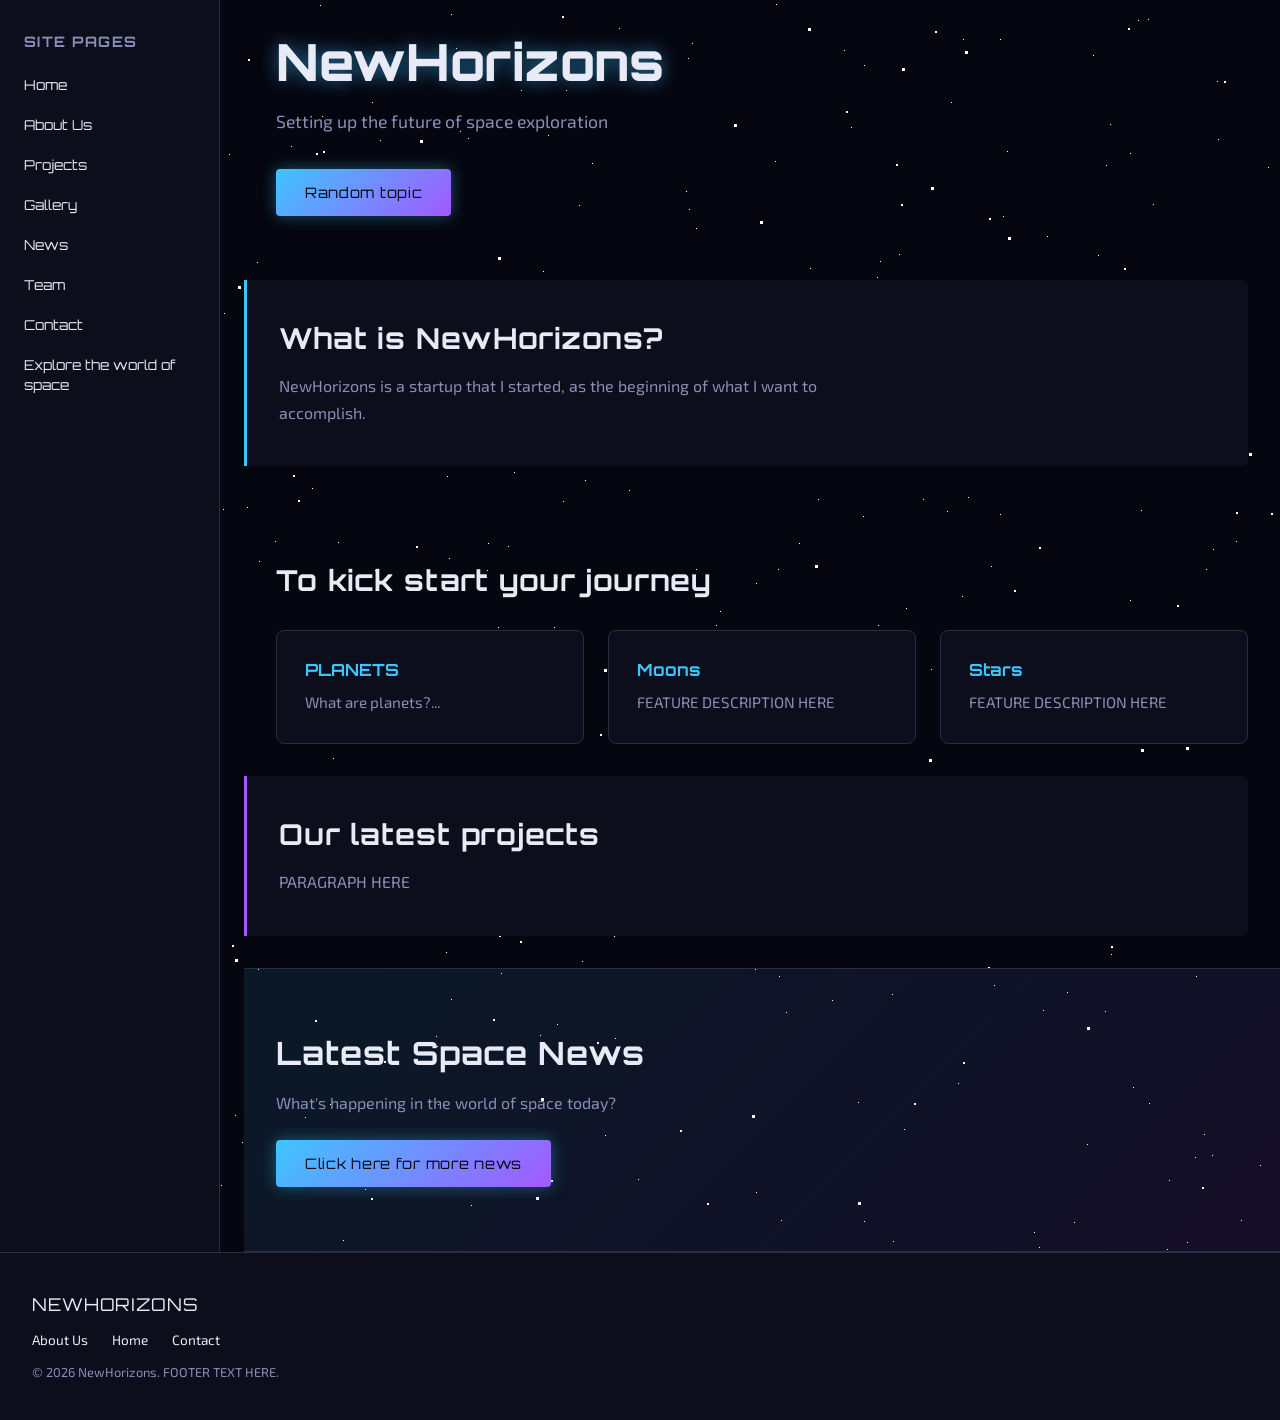
<file: index.html>
<!DOCTYPE html>
<html lang="en">
<head>
  <meta charset="UTF-8">
  <meta name="viewport" content="width=device-width, initial-scale=1.0">
  <title>NewHorizons</title>

  <!-- Futuristic font: Orbitron for headings, Exo 2 for body text -->
  <link rel="preconnect" href="https://fonts.googleapis.com">
  <link rel="preconnect" href="https://fonts.gstatic.com" crossorigin>
  <link href="https://fonts.googleapis.com/css2?family=Orbitron:wght@400;600;800&family=Exo+2:wght@300;400;600&display=swap" rel="stylesheet">

  <!-- Site styling lives in style.css, same folder as this file -->
  <link rel="stylesheet" href="style.css">
</head>

<body>
  <!-- ===================== Backround stars ===================== -->
  <div class="stars stars-small" aria-hidden="true"></div>
<div class="stars stars-medium" aria-hidden="true"></div>
<div class="stars stars-large" aria-hidden="true"></div>

  <!-- ===================== SIDEBAR (FUTURE PAGES) ===================== -->
  <div class="page-wrapper">
    <aside class="sidebar">
      <h2>SITE PAGES</h2>
      <ul>
        <li><a href="index.html">Home</a></li>
        <li><a href="about.html">About Us</a></li>
        <li><a href="projects.html">Projects</a></li>
        <li><a href="gallery.html">Gallery</a></li>
        <li><a href="news.html">News</a></li>
        <li><a href="team.html">Team</a></li>
        <li><a href="contact.html">Contact</a></li>
        <li><a href="learn.html">Explore the world of space</a></li>
      </ul>
    </aside>

    <main>

  <!-- ===================== HERO SECTION ===================== -->
  <section id="home" class="hero">
    <h1>NewHorizons</h1>
    <p>Setting up the future of space exploration</p>
    <button><a href="#">Random topic</a></button>
  </section>

  <!-- ===================== ABOUT / INTRO SECTION ===================== -->
  <section id="about" class="about">
    <h2>What is NewHorizons?</h2>
    <p>NewHorizons is a startup that I started, as the beginning of what I want to accomplish.</p>
  </section>

  <!-- ===================== FEATURES / HIGHLIGHTS SECTION ===================== -->
  <section id="features" class="features">
    <h2>To kick start your journey</h2>

    <div class="feature-cards">

      <div class="feature-card">
        <h3><a href="learn-planets.html">PLANETS</a></h3>
        <p>What are planets?...</p>
      </div>

      <div class="feature-card">
        <h3>Moons</h3>
        <p>FEATURE DESCRIPTION HERE</p>
      </div>

      <div class="feature-card">
        <h3>Stars</h3>
        <p>FEATURE DESCRIPTION HERE</p>
      </div>
    </div>
  </section>

  <!-- ===================== MISSIONS / CONTENT SECTION ===================== -->
  <section id="projects" class="projects">
    <h2>Our latest projects</h2>
    <p>PARAGRAPH HERE</p>
  </section>

  <!-- ===================== CALL TO ACTION / SIGNUP SECTION ===================== -->
  <section id="cta" class="cta">
    <h2>Latest Space News</h2>
    <p>What's happening in the world of space today?</p>
    <button><a href="https://www.space.com/">Click here for more news</a></button>
  </section>

    </main>
  </div>

  <!-- ===================== FOOTER ===================== -->
  <footer>
    <div class="footer-logo">NEWHORIZONS</div>
    <ul class="footer-links">
      <li><a href="about.html">About Us</a></li>
      <li><a href="index.html">Home</a></li>
      <li><a href="contact.html">Contact</a></li>
    </ul>
    <p>&copy; 2026 NewHorizons. FOOTER TEXT HERE.</p>
  </footer>

</body>
</html>
</file>
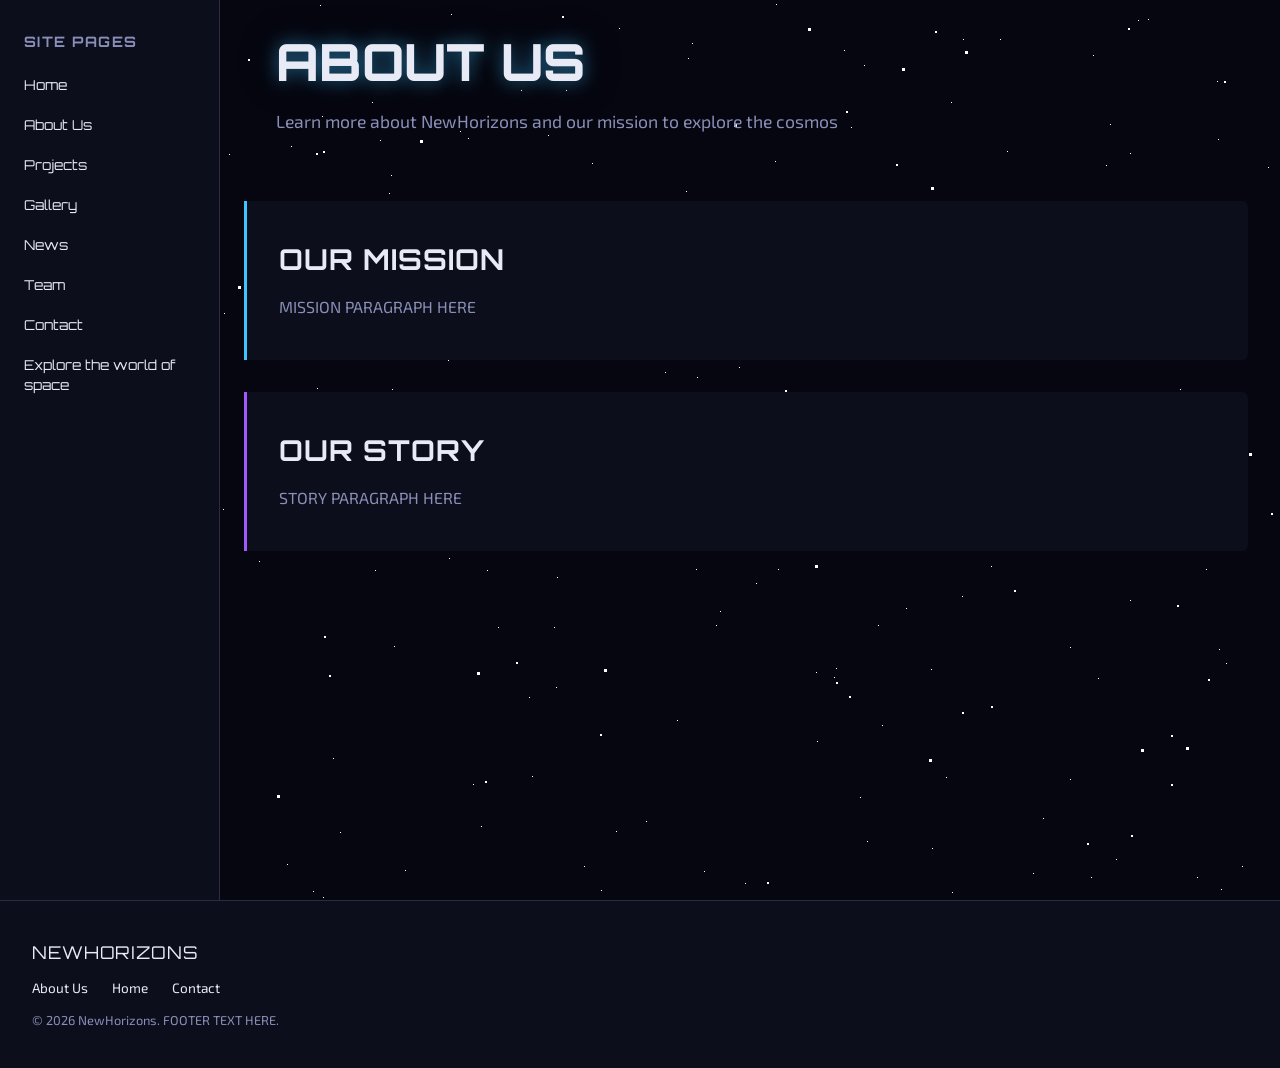
<file: about.html>
<!DOCTYPE html>
<html lang="en">
<head>
  <meta charset="UTF-8">
  <meta name="viewport" content="width=device-width, initial-scale=1.0">
  <title>About Us — NewHorizons</title>

  <!-- Futuristic font: Orbitron for headings, Exo 2 for body text -->
  <link rel="preconnect" href="https://fonts.googleapis.com">
  <link rel="preconnect" href="https://fonts.gstatic.com" crossorigin>
  <link href="https://fonts.googleapis.com/css2?family=Orbitron:wght@400;600;800&family=Exo+2:wght@300;400;600&display=swap" rel="stylesheet">

  <!-- Site styling lives in style.css, same folder as this file -->
  <link rel="stylesheet" href="style.css">
</head>
<body>

  <!-- ===================== STARRY BACKGROUND ===================== -->
  <!-- Three layers of stars (small/medium/large), each twinkling at a different speed -->
  <div class="stars stars-small" aria-hidden="true"></div>
  <div class="stars stars-medium" aria-hidden="true"></div>
  <div class="stars stars-large" aria-hidden="true"></div>

  <!-- ===================== SIDEBAR (SITE PAGES) ===================== -->
  <div class="page-wrapper">
    <aside class="sidebar">
      <h2>SITE PAGES</h2>
      <ul>
        <li><a href="index.html">Home</a></li>
        <li><a href="about.html">About Us</a></li>
        <li><a href="projects.html">Projects</a></li>
        <li><a href="gallery.html">Gallery</a></li>
        <li><a href="news.html">News</a></li>
        <li><a href="team.html">Team</a></li>
        <li><a href="contact.html">Contact</a></li>
        <li><a href="learn.html">Explore the world of space</a></li>
      </ul>
    </aside>

    <main>

  <!-- ===================== PAGE TITLE SECTION ===================== -->
  <section id="page-title" class="hero">
    <h1>ABOUT US</h1>
    <p>Learn more about NewHorizons and our mission to explore the cosmos</p>
  </section>

  <!-- ===================== OUR MISSION SECTION ===================== -->
  <section id="mission" class="about">
    <h2>OUR MISSION</h2>
    <p>MISSION PARAGRAPH HERE</p>
  </section>

  <!-- ===================== OUR STORY SECTION ===================== -->
  <section id="story" class="projects">
    <h2>OUR STORY</h2>
    <p>STORY PARAGRAPH HERE</p>
  </section>

    </main>
  </div>

  <!-- ===================== FOOTER ===================== -->
  <footer>
    <div class="footer-logo">NEWHORIZONS</div>
    <ul class="footer-links">
      <li><a href="about.html">About Us</a></li>
      <li><a href="index.html">Home</a></li>
      <li><a href="contact.html">Contact</a></li>
    </ul>
    <p>&copy; 2026 NewHorizons. FOOTER TEXT HERE.</p>
  </footer>

</body>
</html>
</file>
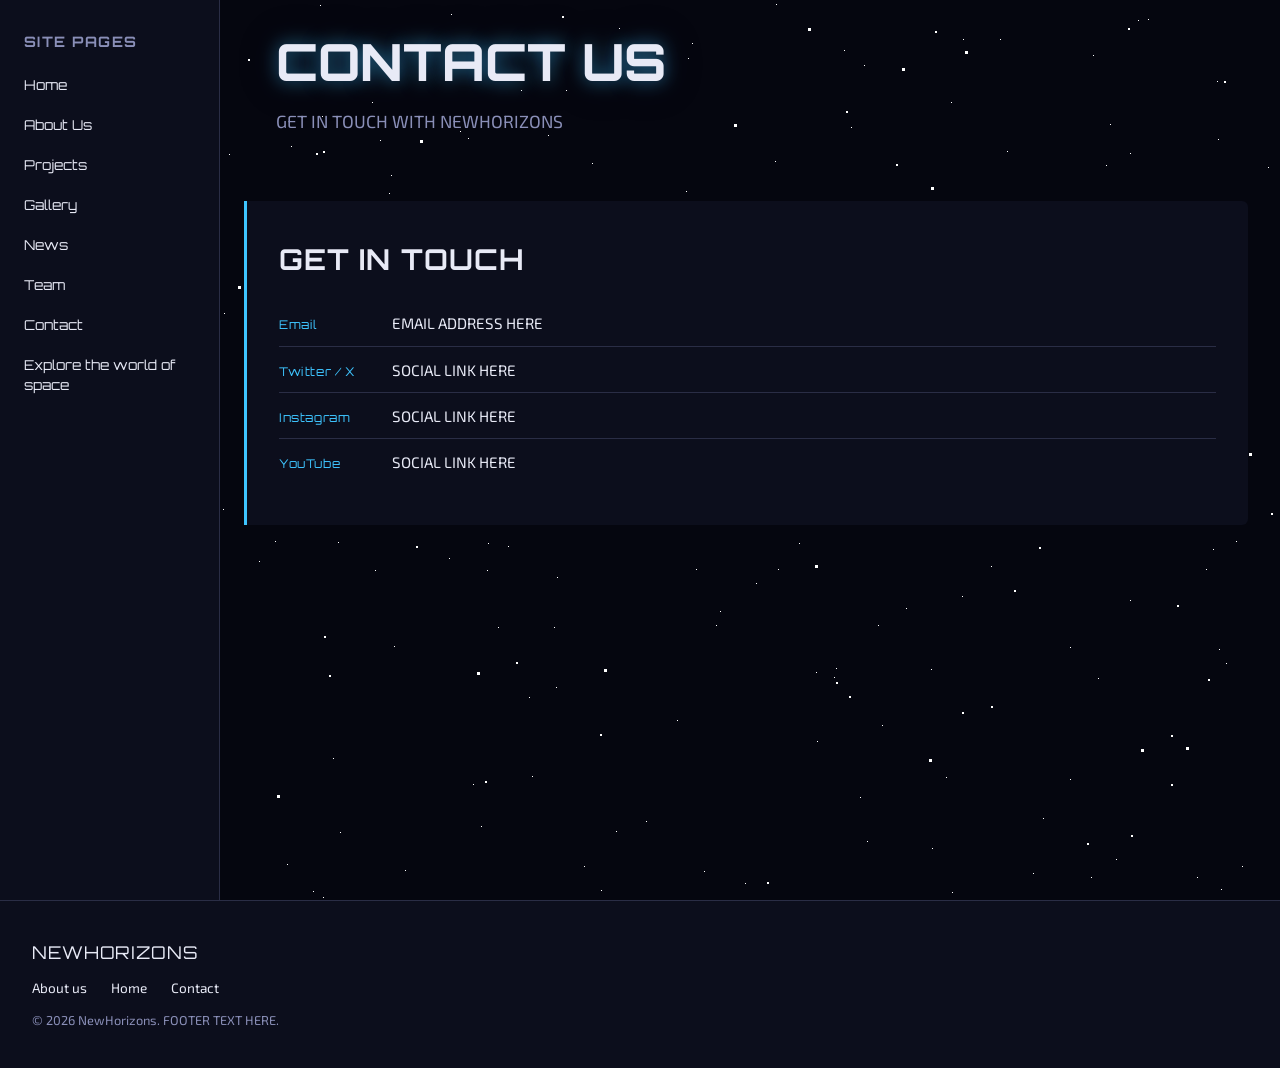
<file: contact.html>
<!DOCTYPE html>
<html lang="en">
<head>
  <meta charset="UTF-8">
  <meta name="viewport" content="width=device-width, initial-scale=1.0">
  <title>Contact — NewHorizons</title>

  <!-- Futuristic font: Orbitron for headings, Exo 2 for body text -->
  <link rel="preconnect" href="https://fonts.googleapis.com">
  <link rel="preconnect" href="https://fonts.gstatic.com" crossorigin>
  <link href="https://fonts.googleapis.com/css2?family=Orbitron:wght@400;600;800&family=Exo+2:wght@300;400;600&display=swap" rel="stylesheet">

  <!-- Site styling lives in style.css, same folder as this file -->
  <link rel="stylesheet" href="style.css">
</head>
<body>

  <!-- ===================== STARRY BACKGROUND ===================== -->
  <!-- Three layers of stars (small/medium/large), each twinkling at a different speed -->
  <div class="stars stars-small" aria-hidden="true"></div>
  <div class="stars stars-medium" aria-hidden="true"></div>
  <div class="stars stars-large" aria-hidden="true"></div>

  <!-- ===================== SIDEBAR (SITE PAGES) ===================== -->
  <div class="page-wrapper">
    <aside class="sidebar">
      <h2>SITE PAGES</h2>
      <ul>
        <li><a href="index.html">Home</a></li>
        <li><a href="about.html">About Us</a></li>
        <li><a href="projects.html">Projects</a></li>
        <li><a href="gallery.html">Gallery</a></li>
        <li><a href="news.html">News</a></li>
        <li><a href="team.html">Team</a></li>
        <li><a href="contact.html">Contact</a></li>
        <li><a href="learn.html">Explore the world of space</a></li>
      </ul>
    </aside>

    <main>

  <!-- ===================== PAGE TITLE SECTION ===================== -->
  <section id="page-title" class="hero">
    <h1>CONTACT US</h1>
    <p>GET IN TOUCH WITH NEWHORIZONS</p>
  </section>

  <!-- ===================== CONTACT INFO SECTION ===================== -->
  <section id="contact-info" class="about">
    <h2>GET IN TOUCH</h2>
    <ul class="contact-list">
      <li><span class="contact-label">Email</span> EMAIL ADDRESS HERE</li>
      <li><span class="contact-label">Twitter / X</span> SOCIAL LINK HERE</li>
      <li><span class="contact-label">Instagram</span> SOCIAL LINK HERE</li>
      <li><span class="contact-label">YouTube</span> SOCIAL LINK HERE</li>
    </ul>
  </section>

    </main>
  </div>

  <!-- ===================== FOOTER ===================== -->
  <footer>
    <div class="footer-logo">NEWHORIZONS</div>
    <ul class="footer-links">
      <li><a href="about.html">About us</a></li>
      <li><a href="home.html">Home</a></li>
      <li><a href="contact.html">Contact</a></li>
    </ul>
    <p>&copy; 2026 NewHorizons. FOOTER TEXT HERE.</p>
  </footer>

</body>
</html>
</file>
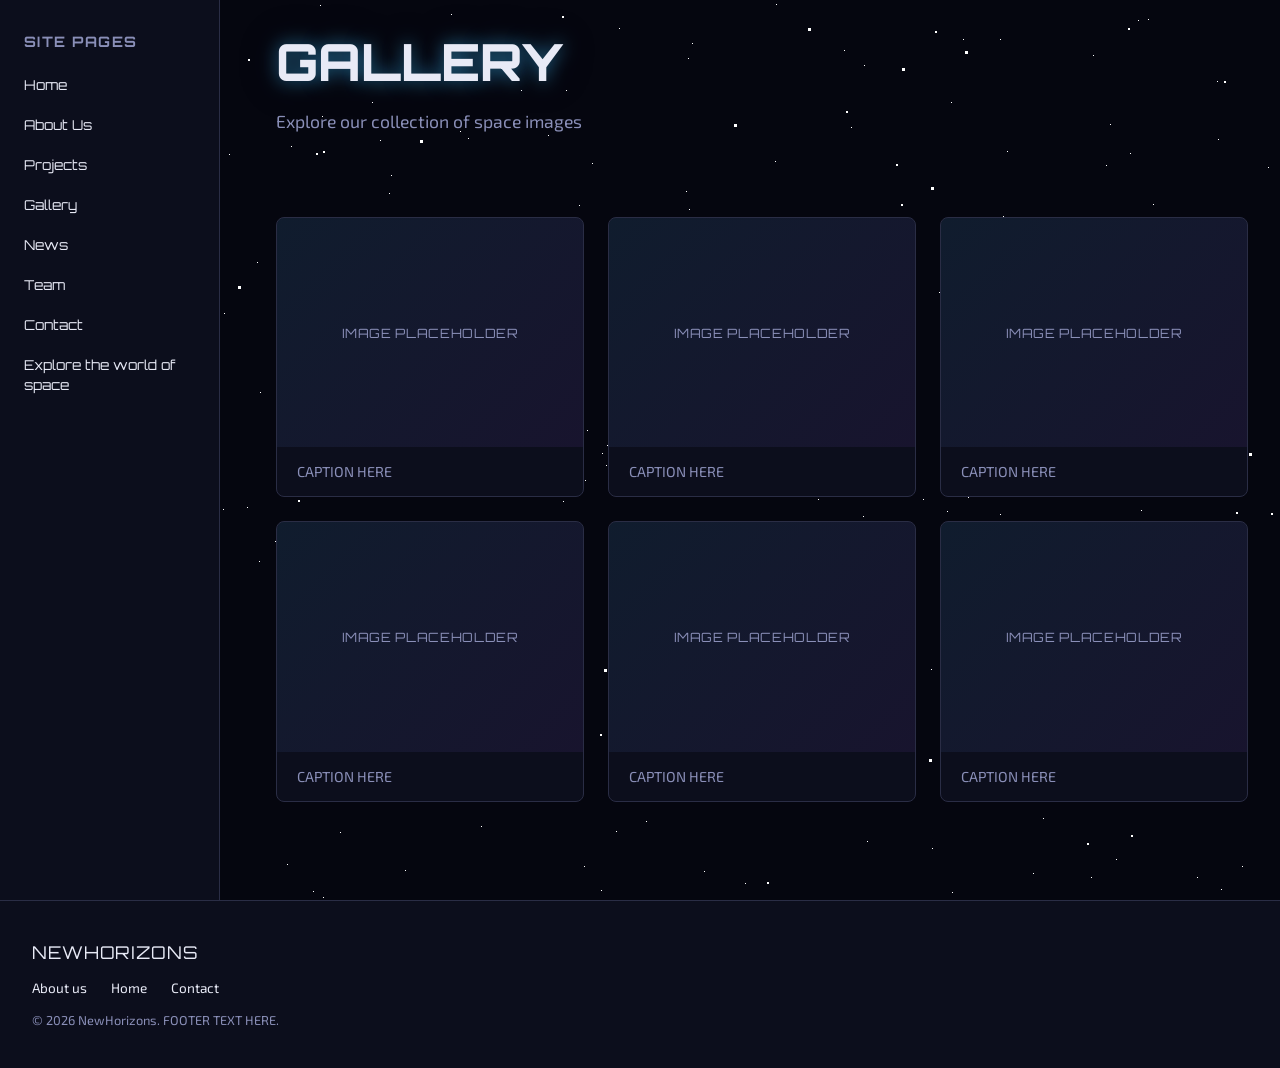
<file: gallery.html>
<!DOCTYPE html>
<html lang="en">
<head>
  <meta charset="UTF-8">
  <meta name="viewport" content="width=device-width, initial-scale=1.0">
  <title>Gallery — NewHorizons</title>

  <!-- Futuristic font: Orbitron for headings, Exo 2 for body text -->
  <link rel="preconnect" href="https://fonts.googleapis.com">
  <link rel="preconnect" href="https://fonts.gstatic.com" crossorigin>
  <link href="https://fonts.googleapis.com/css2?family=Orbitron:wght@400;600;800&family=Exo+2:wght@300;400;600&display=swap" rel="stylesheet">

  <!-- Site styling lives in style.css, same folder as this file -->
  <link rel="stylesheet" href="style.css">
</head>
<body>

  <!-- ===================== STARRY BACKGROUND ===================== -->
  <!-- Three layers of stars (small/medium/large), each twinkling at a different speed -->
  <div class="stars stars-small" aria-hidden="true"></div>
  <div class="stars stars-medium" aria-hidden="true"></div>
  <div class="stars stars-large" aria-hidden="true"></div>

  <!-- ===================== SIDEBAR (SITE PAGES) ===================== -->
  <div class="page-wrapper">
    <aside class="sidebar">
      <h2>SITE PAGES</h2>
    <ul>
        <li><a href="index.html">Home</a></li>
        <li><a href="about.html">About Us</a></li>
        <li><a href="projects.html">Projects</a></li>
        <li><a href="gallery.html">Gallery</a></li>
        <li><a href="news.html">News</a></li>
        <li><a href="team.html">Team</a></li>
        <li><a href="contact.html">Contact</a></li>
        <li><a href="learn.html">Explore the world of space</a></li>
      </ul>
    </aside>

    <main>

  <!-- ===================== PAGE TITLE SECTION ===================== -->
  <section id="page-title" class="hero">
    <h1>GALLERY</h1>
    <p>Explore our collection of space images</p>
  </section>

  <!-- ===================== IMAGE GRID SECTION ===================== -->
  <section id="gallery-grid" class="gallery-grid">

    <figure class="gallery-item">
      <div class="gallery-image">IMAGE PLACEHOLDER</div>
      <figcaption>CAPTION HERE</figcaption>
    </figure>

    <figure class="gallery-item">
      <div class="gallery-image">IMAGE PLACEHOLDER</div>
      <figcaption>CAPTION HERE</figcaption>
    </figure>

    <figure class="gallery-item">
      <div class="gallery-image">IMAGE PLACEHOLDER</div>
      <figcaption>CAPTION HERE</figcaption>
    </figure>

    <figure class="gallery-item">
      <div class="gallery-image">IMAGE PLACEHOLDER</div>
      <figcaption>CAPTION HERE</figcaption>
    </figure>

    <figure class="gallery-item">
      <div class="gallery-image">IMAGE PLACEHOLDER</div>
      <figcaption>CAPTION HERE</figcaption>
    </figure>

    <figure class="gallery-item">
      <div class="gallery-image">IMAGE PLACEHOLDER</div>
      <figcaption>CAPTION HERE</figcaption>
    </figure>

  </section>

    </main>
  </div>

  <!-- ===================== FOOTER ===================== -->
  <footer>
    <div class="footer-logo">NEWHORIZONS</div>
    <ul class="footer-links">
      <li><a href="about.html">About us</a></li>
      <li><a href="index.html">Home</a></li>
      <li><a href="contact.html">Contact</a></li>
    </ul>
    <p>&copy; 2026 NewHorizons. FOOTER TEXT HERE.</p>
  </footer>

</body>
</html>
</file>
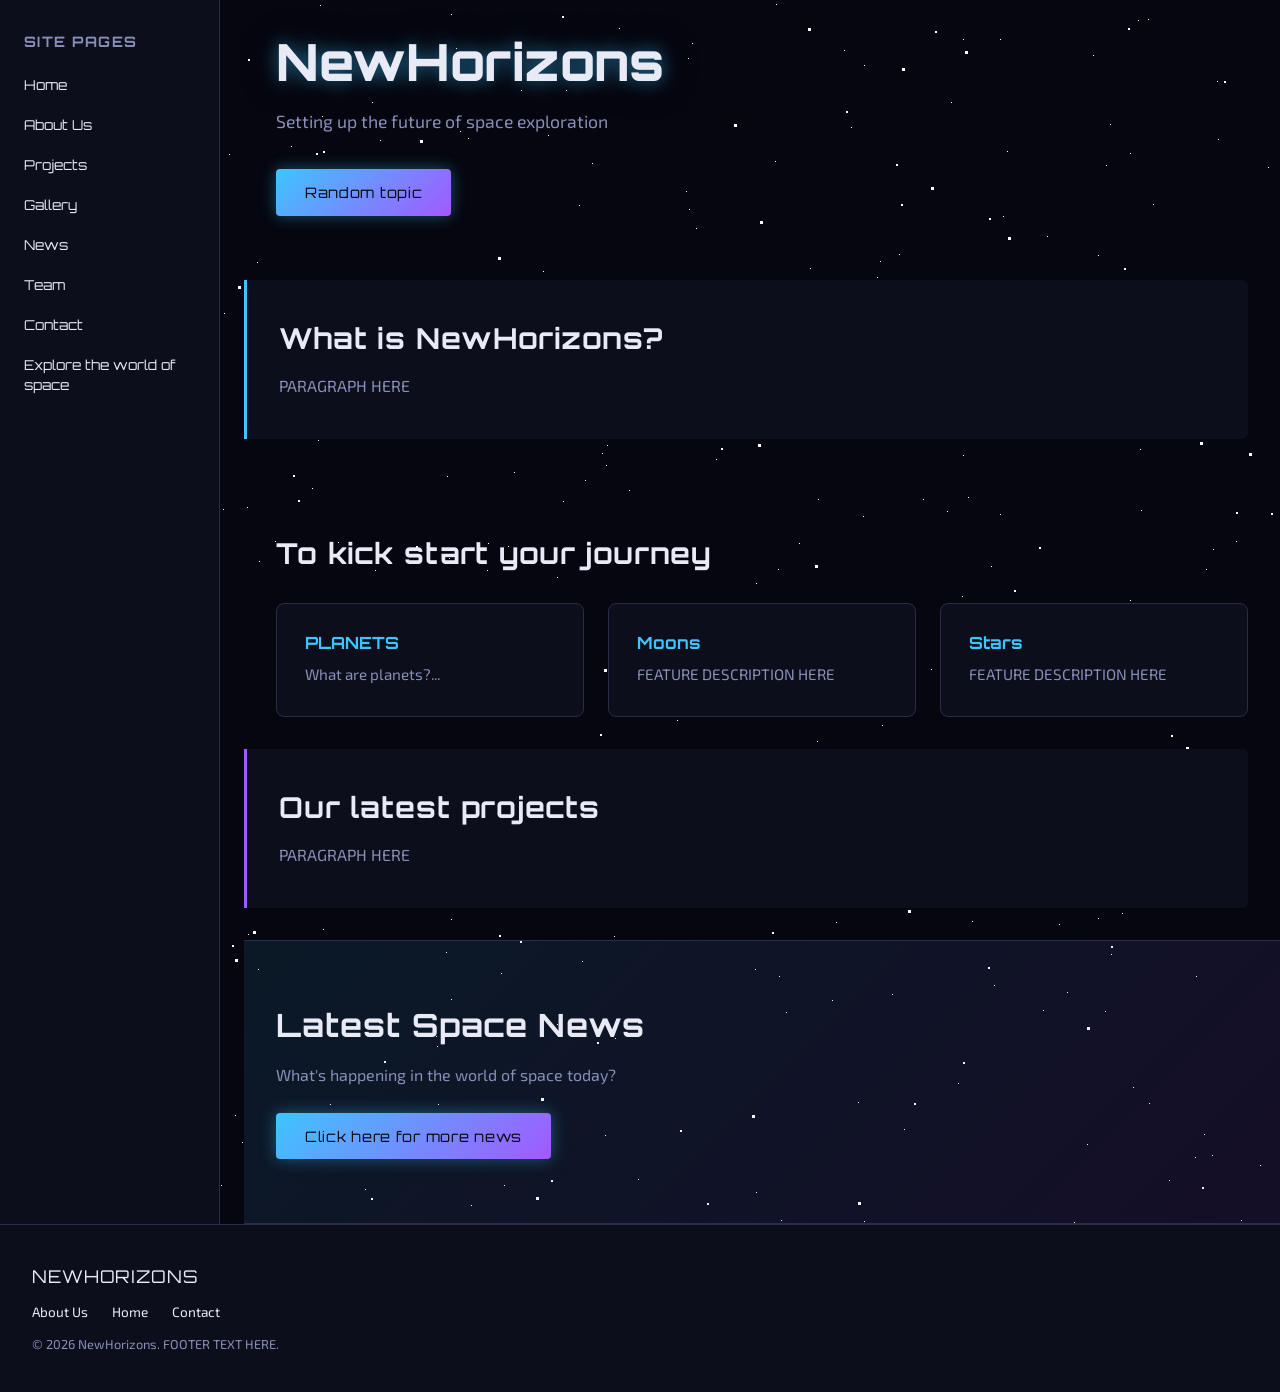
<file: home.html>
<!DOCTYPE html>
<html lang="en">
<head>
  <meta charset="UTF-8">
  <meta name="viewport" content="width=device-width, initial-scale=1.0">
  <title>NewHorizons</title>

  <!-- Futuristic font: Orbitron for headings, Exo 2 for body text -->
  <link rel="preconnect" href="https://fonts.googleapis.com">
  <link rel="preconnect" href="https://fonts.gstatic.com" crossorigin>
  <link href="https://fonts.googleapis.com/css2?family=Orbitron:wght@400;600;800&family=Exo+2:wght@300;400;600&display=swap" rel="stylesheet">

  <!-- Site styling lives in style.css, same folder as this file -->
  <link rel="stylesheet" href="style.css">
</head>

<body>
  <!-- ===================== Backround stars ===================== -->
  <div class="stars stars-small" aria-hidden="true"></div>
<div class="stars stars-medium" aria-hidden="true"></div>
<div class="stars stars-large" aria-hidden="true"></div>

  <!-- ===================== SIDEBAR (FUTURE PAGES) ===================== -->
  <div class="page-wrapper">
    <aside class="sidebar">
      <h2>SITE PAGES</h2>
      <ul>
        <li><a href="index.html">Home</a></li>
        <li><a href="about.html">About Us</a></li>
        <li><a href="projects.html">Projects</a></li>
        <li><a href="gallery.html">Gallery</a></li>
        <li><a href="news.html">News</a></li>
        <li><a href="team.html">Team</a></li>
        <li><a href="contact.html">Contact</a></li>
        <li><a href="learn.html">Explore the world of space</a></li>
      </ul>
    </aside>

    <main>

  <!-- ===================== HERO SECTION ===================== -->
  <section id="home" class="hero">
    <h1>NewHorizons</h1>
    <p>Setting up the future of space exploration</p>
    <button><a href="#">Random topic</a></button>
  </section>

  <!-- ===================== ABOUT / INTRO SECTION ===================== -->
  <section id="about" class="about">
    <h2>What is NewHorizons?</h2>
    <p>PARAGRAPH HERE</p>
  </section>

  <!-- ===================== FEATURES / HIGHLIGHTS SECTION ===================== -->
  <section id="features" class="features">
    <h2>To kick start your journey</h2>

    <div class="feature-cards">

      <div class="feature-card">
        <h3><a href="learn-planets.html">PLANETS</a></h3>
        <p>What are planets?...</p>
      </div>

      <div class="feature-card">
        <h3>Moons</h3>
        <p>FEATURE DESCRIPTION HERE</p>
      </div>

      <div class="feature-card">
        <h3>Stars</h3>
        <p>FEATURE DESCRIPTION HERE</p>
      </div>
    </div>
  </section>

  <!-- ===================== MISSIONS / CONTENT SECTION ===================== -->
  <section id="projects" class="projects">
    <h2>Our latest projects</h2>
    <p>PARAGRAPH HERE</p>
  </section>

  <!-- ===================== CALL TO ACTION / SIGNUP SECTION ===================== -->
  <section id="cta" class="cta">
    <h2>Latest Space News</h2>
    <p>What's happening in the world of space today?</p>
    <button><a href="https://www.space.com/">Click here for more news</a></button>
  </section>

    </main>
  </div>

  <!-- ===================== FOOTER ===================== -->
  <footer>
    <div class="footer-logo">NEWHORIZONS</div>
    <ul class="footer-links">
      <li><a href="about.html">About Us</a></li>
      <li><a href="index.html">Home</a></li>
      <li><a href="contact.html">Contact</a></li>
    </ul>
    <p>&copy; 2026 NewHorizons. FOOTER TEXT HERE.</p>
  </footer>

</body>
</html>
</file>
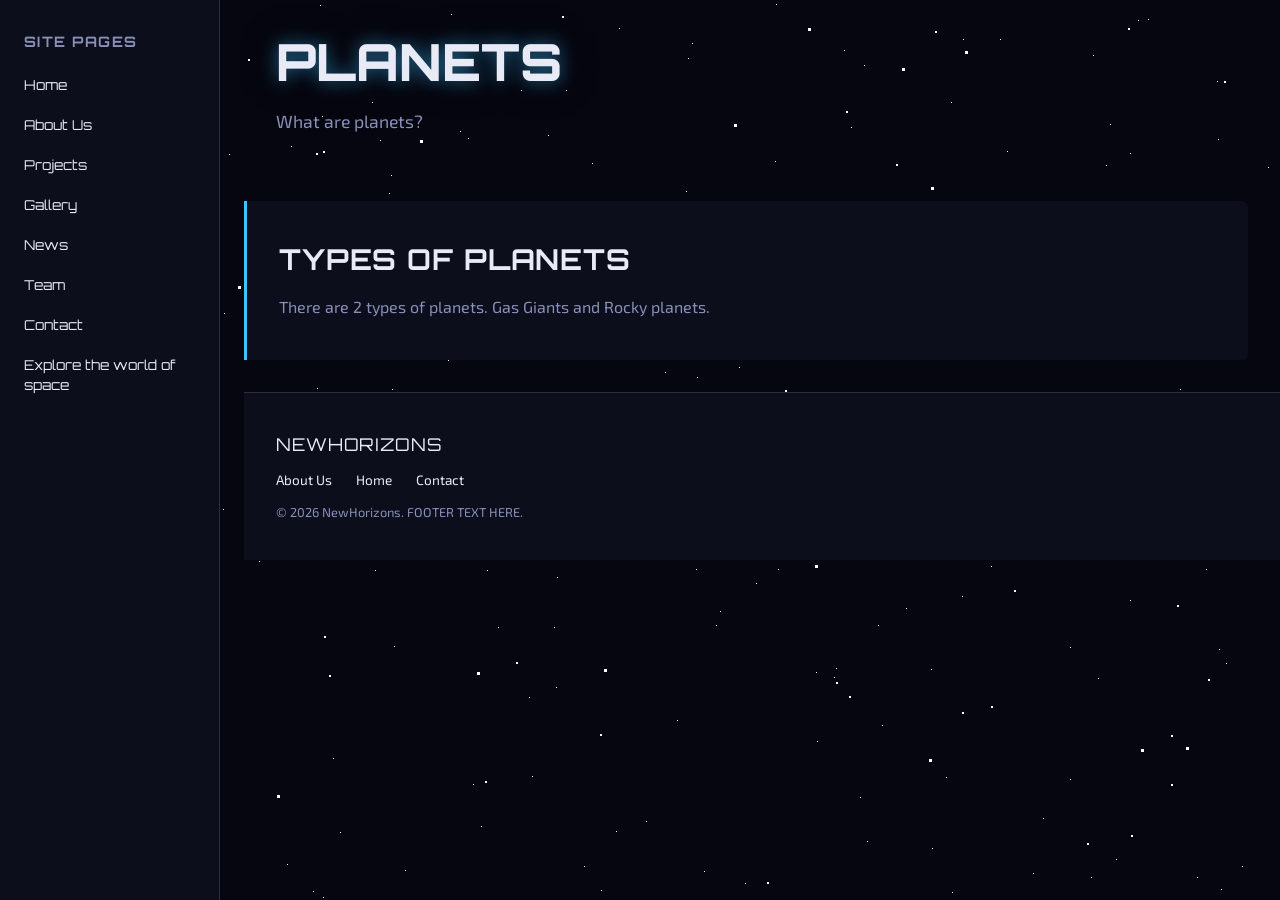
<file: learn-planets.html>
<!DOCTYPE html>
<html lang="en">
<head>
  <meta charset="UTF-8">
  <meta name="viewport" content="width=device-width, initial-scale=1.0">
  <title>About Us — NewHorizons</title>

  <!-- Futuristic font: Orbitron for headings, Exo 2 for body text -->
  <link rel="preconnect" href="https://fonts.googleapis.com">
  <link rel="preconnect" href="https://fonts.gstatic.com" crossorigin>
  <link href="https://fonts.googleapis.com/css2?family=Orbitron:wght@400;600;800&family=Exo+2:wght@300;400;600&display=swap" rel="stylesheet">

  <!-- Site styling lives in style.css, same folder as this file -->
  <link rel="stylesheet" href="style.css">
</head>
<body>

  <!-- ===================== STARRY BACKGROUND ===================== -->
  <!-- Three layers of stars (small/medium/large), each twinkling at a different speed -->
  <div class="stars stars-small" aria-hidden="true"></div>
  <div class="stars stars-medium" aria-hidden="true"></div>
  <div class="stars stars-large" aria-hidden="true"></div>

  <!-- ===================== SIDEBAR (SITE PAGES) ===================== -->
  <div class="page-wrapper">
    <aside class="sidebar">
      <h2>SITE PAGES</h2>
      <ul>
        <li><a href="index.html">Home</a></li>
        <li><a href="about.html">About Us</a></li>
        <li><a href="projects.html">Projects</a></li>
        <li><a href="gallery.html">Gallery</a></li>
        <li><a href="news.html">News</a></li>
        <li><a href="team.html">Team</a></li>
        <li><a href="contact.html">Contact</a></li>
        <li><a href="learn.html">Explore the world of space</a></li>
      </ul>
    </aside>

    <main>

  <!-- ===================== PAGE TITLE SECTION ===================== -->
  <section id="page-title" class="hero">
    <h1>PLANETS</h1>
    <p>What are planets?</p>
  </section>

  <!-- ===================== OUR MISSION SECTION ===================== -->
  <section id="mission" class="about">
    <h2>TYPES OF PLANETS</h2>
    <p>There are 2 types of planets. Gas Giants and Rocky planets.</p>
  </section>

  <!-- ===================== FOOTER ===================== -->
  <footer>
    <div class="footer-logo">NEWHORIZONS</div>
    <ul class="footer-links">
      <li><a href="about.html">About Us</a></li>
      <li><a href="index.html">Home</a></li>
      <li><a href="contact.html">Contact</a></li>
    </ul>
    <p>&copy; 2026 NewHorizons. FOOTER TEXT HERE.</p>
  </footer>

</body>
</html>
</file>
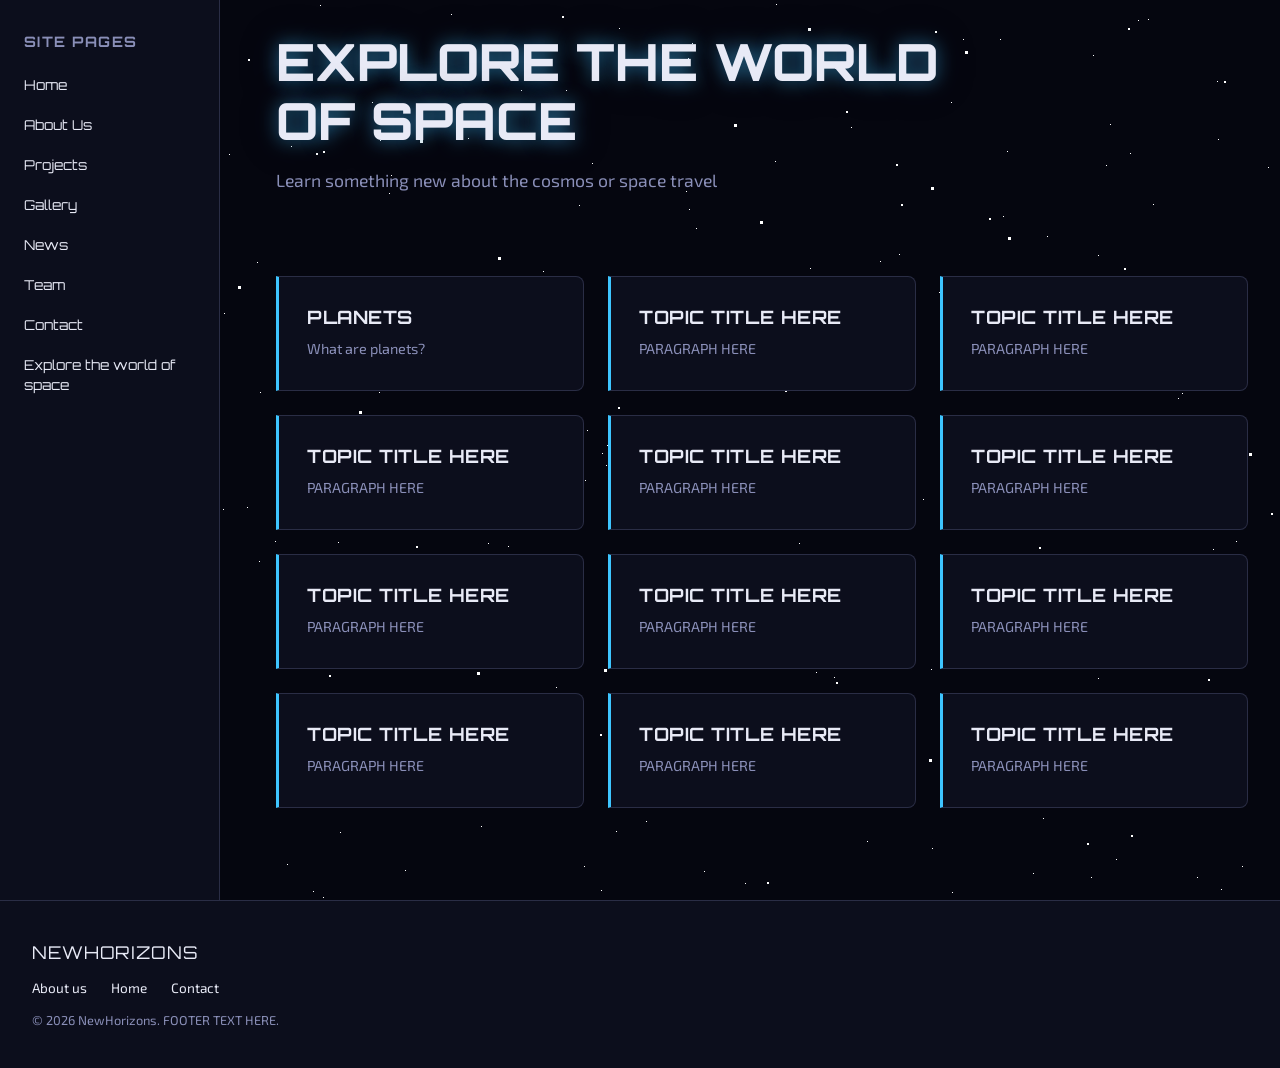
<file: learn.html>
<!DOCTYPE html>
<html lang="en">
<head>
  <meta charset="UTF-8">
  <meta name="viewport" content="width=device-width, initial-scale=1.0">
  <title>Learn — NewHorizons</title>

  <!-- Futuristic font: Orbitron for headings, Exo 2 for body text -->
  <link rel="preconnect" href="https://fonts.googleapis.com">
  <link rel="preconnect" href="https://fonts.gstatic.com" crossorigin>
  <link href="https://fonts.googleapis.com/css2?family=Orbitron:wght@400;600;800&family=Exo+2:wght@300;400;600&display=swap" rel="stylesheet">

  <!-- Site styling lives in style.css, same folder as this file -->
  <link rel="stylesheet" href="style.css">
</head>
<body>

  <!-- ===================== STARRY BACKGROUND ===================== -->
  <!-- Three layers of stars (small/medium/large), each twinkling at a different speed -->
  <div class="stars stars-small" aria-hidden="true"></div>
  <div class="stars stars-medium" aria-hidden="true"></div>
  <div class="stars stars-large" aria-hidden="true"></div>

  <!-- ===================== SIDEBAR (SITE PAGES) ===================== -->
  <div class="page-wrapper">
    <aside class="sidebar">
      <h2>SITE PAGES</h2>
      <ul>
        <li><a href="index.html">Home</a></li>
        <li><a href="about.html">About Us</a></li>
        <li><a href="projects.html">Projects</a></li>
        <li><a href="gallery.html">Gallery</a></li>
        <li><a href="news.html">News</a></li>
        <li><a href="team.html">Team</a></li>
        <li><a href="contact.html">Contact</a></li>
        <li><a href="learn.html">Explore the world of space</a></li>
      </ul>
    </aside>

    <main>

  <!-- ===================== PAGE TITLE SECTION ===================== -->
  <section id="page-title" class="hero">
    <h1>EXPLORE THE WORLD OF SPACE</h1>
    <p>Learn something new about the cosmos or space travel</p>
  </section>

  <!-- ===================== TOPIC GRID SECTION ===================== -->
  <!-- Each topic is a small box (.topic-card) inside a wrapping grid (.topic-grid).
       Copy/paste a .topic-card block to add more topics. -->
  <section id="topics" class="topic-grid">

    <div class="topic-card">
      <h2><a href="learn-planets.html">PLANETS</a></h2>
      <p>What are planets?</p>
    </div>

    <div class="topic-card">
      <h2>TOPIC TITLE HERE</h2>
      <p>PARAGRAPH HERE</p>
    </div>

    <div class="topic-card">
      <h2>TOPIC TITLE HERE</h2>
      <p>PARAGRAPH HERE</p>
    </div>

    <div class="topic-card">
      <h2>TOPIC TITLE HERE</h2>
      <p>PARAGRAPH HERE</p>
    </div>

    <div class="topic-card">
      <h2>TOPIC TITLE HERE</h2>
      <p>PARAGRAPH HERE</p>
    </div>

    <div class="topic-card">
      <h2>TOPIC TITLE HERE</h2>
      <p>PARAGRAPH HERE</p>
    </div>

    <div class="topic-card">
      <h2>TOPIC TITLE HERE</h2>
      <p>PARAGRAPH HERE</p>
    </div>

    <div class="topic-card">
      <h2>TOPIC TITLE HERE</h2>
      <p>PARAGRAPH HERE</p>
    </div>

    <div class="topic-card">
      <h2>TOPIC TITLE HERE</h2>
      <p>PARAGRAPH HERE</p>
    </div>

    <div class="topic-card">
      <h2>TOPIC TITLE HERE</h2>
      <p>PARAGRAPH HERE</p>
    </div>

    <div class="topic-card">
      <h2>TOPIC TITLE HERE</h2>
      <p>PARAGRAPH HERE</p>
    </div>

    <div class="topic-card">
      <h2>TOPIC TITLE HERE</h2>
      <p>PARAGRAPH HERE</p>
    </div>

  </section>

    </main>
  </div>

  <!-- ===================== FOOTER ===================== -->
  <footer>
    <div class="footer-logo">NEWHORIZONS</div>
    <ul class="footer-links">
      <li><a href="about.html">About us</a></li>
      <li><a href="index.html">Home</a></li>
      <li><a href="contact.html">Contact</a></li>
    </ul>
    <p>&copy; 2026 NewHorizons. FOOTER TEXT HERE.</p>
  </footer>

</body>
</html>
</file>
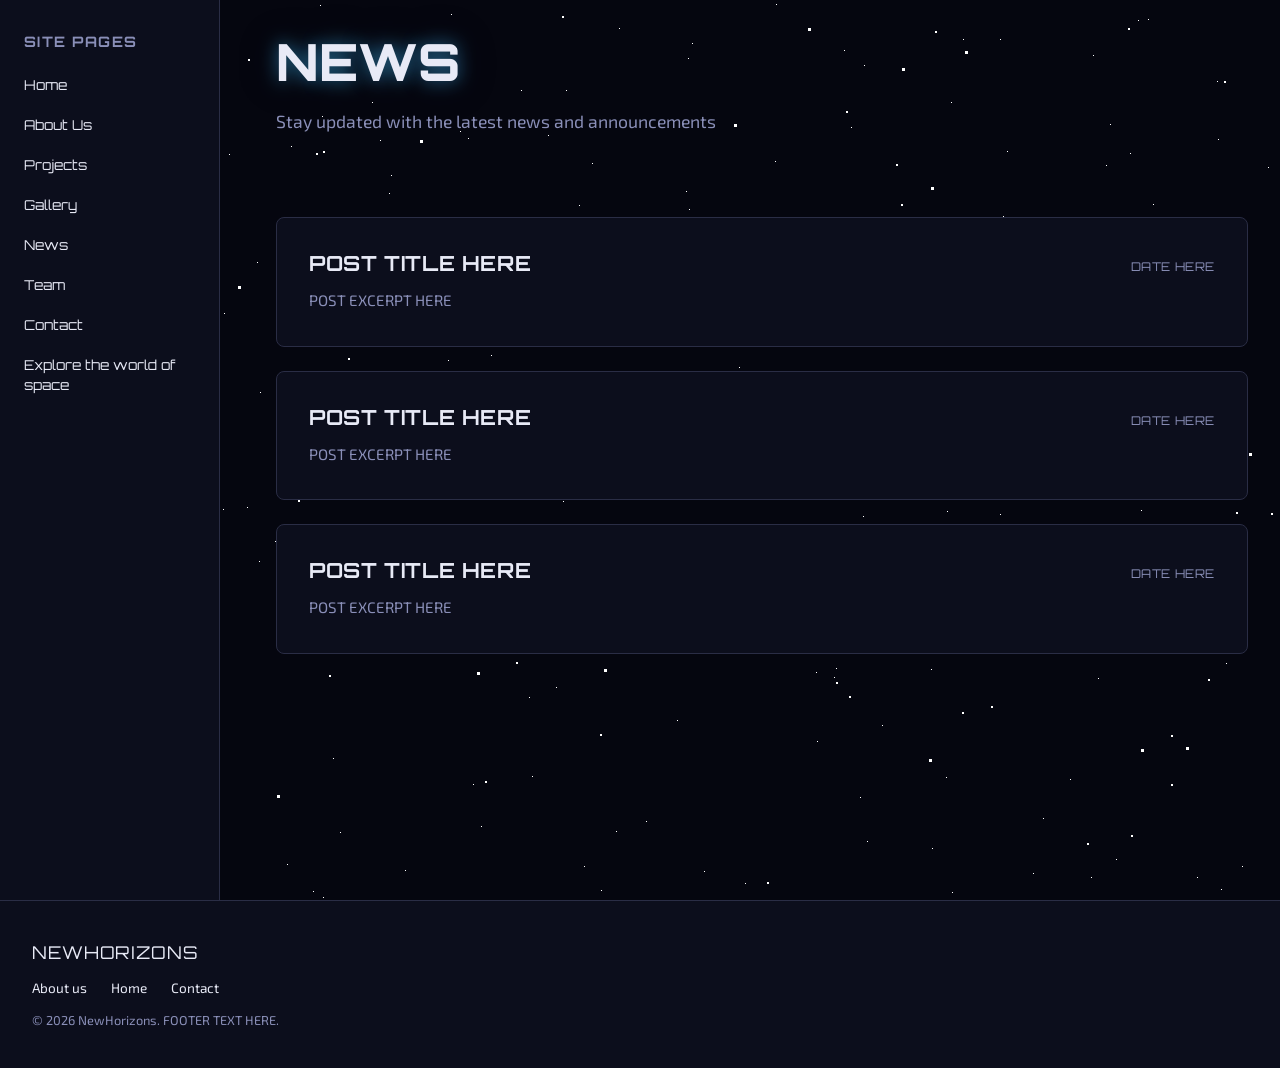
<file: news.html>
<!DOCTYPE html>
<html lang="en">
<head>
  <meta charset="UTF-8">
  <meta name="viewport" content="width=device-width, initial-scale=1.0">
  <title>News &amp; Blog — NewHorizons</title>

  <!-- Futuristic font: Orbitron for headings, Exo 2 for body text -->
  <link rel="preconnect" href="https://fonts.googleapis.com">
  <link rel="preconnect" href="https://fonts.gstatic.com" crossorigin>
  <link href="https://fonts.googleapis.com/css2?family=Orbitron:wght@400;600;800&family=Exo+2:wght@300;400;600&display=swap" rel="stylesheet">

  <!-- Site styling lives in style.css, same folder as this file -->
  <link rel="stylesheet" href="style.css">
</head>
<body>

  <!-- ===================== STARRY BACKGROUND ===================== -->
  <!-- Three layers of stars (small/medium/large), each twinkling at a different speed -->
  <div class="stars stars-small" aria-hidden="true"></div>
  <div class="stars stars-medium" aria-hidden="true"></div>
  <div class="stars stars-large" aria-hidden="true"></div>

  <!-- ===================== SIDEBAR (SITE PAGES) ===================== -->
  <div class="page-wrapper">
    <aside class="sidebar">
      <h2>SITE PAGES</h2>
      <ul>
        <li><a href="index.html">Home</a></li>
        <li><a href="about.html">About Us</a></li>
        <li><a href="projects.html">Projects</a></li>
        <li><a href="gallery.html">Gallery</a></li>
        <li><a href="news.html">News</a></li>
        <li><a href="team.html">Team</a></li>
        <li><a href="contact.html">Contact</a></li>
        <li><a href="learn.html">Explore the world of space</a></li>
      </ul>
    </aside>

    <main>

  <!-- ===================== PAGE TITLE SECTION ===================== -->
  <section id="page-title" class="hero">
    <h1>NEWS</h1>
    <p>Stay updated with the latest news and announcements</p>
  </section>

  <!-- ===================== POST LIST SECTION ===================== -->
  <section id="post-list" class="post-list">

    <article class="post-item">
      <div class="post-item-header">
        <h2>POST TITLE HERE</h2>
        <span class="post-date">DATE HERE</span>
      </div>
      <p>POST EXCERPT HERE</p>
    </article>

    <article class="post-item">
      <div class="post-item-header">
        <h2>POST TITLE HERE</h2>
        <span class="post-date">DATE HERE</span>
      </div>
      <p>POST EXCERPT HERE</p>
    </article>

    <article class="post-item">
      <div class="post-item-header">
        <h2>POST TITLE HERE</h2>
        <span class="post-date">DATE HERE</span>
      </div>
      <p>POST EXCERPT HERE</p>
    </article>

  </section>

    </main>
  </div>

  <!-- ===================== FOOTER ===================== -->
  <footer>
    <div class="footer-logo">NEWHORIZONS</div>
    <ul class="footer-links">
      <li><a href="about.html">About us</a></li>
      <li><a href="index.html">Home</a></li>
      <li><a href="contact.html">Contact</a></li>
    </ul>
    <p>&copy; 2026 NewHorizons. FOOTER TEXT HERE.</p>
  </footer>

</body>
</html>
</file>
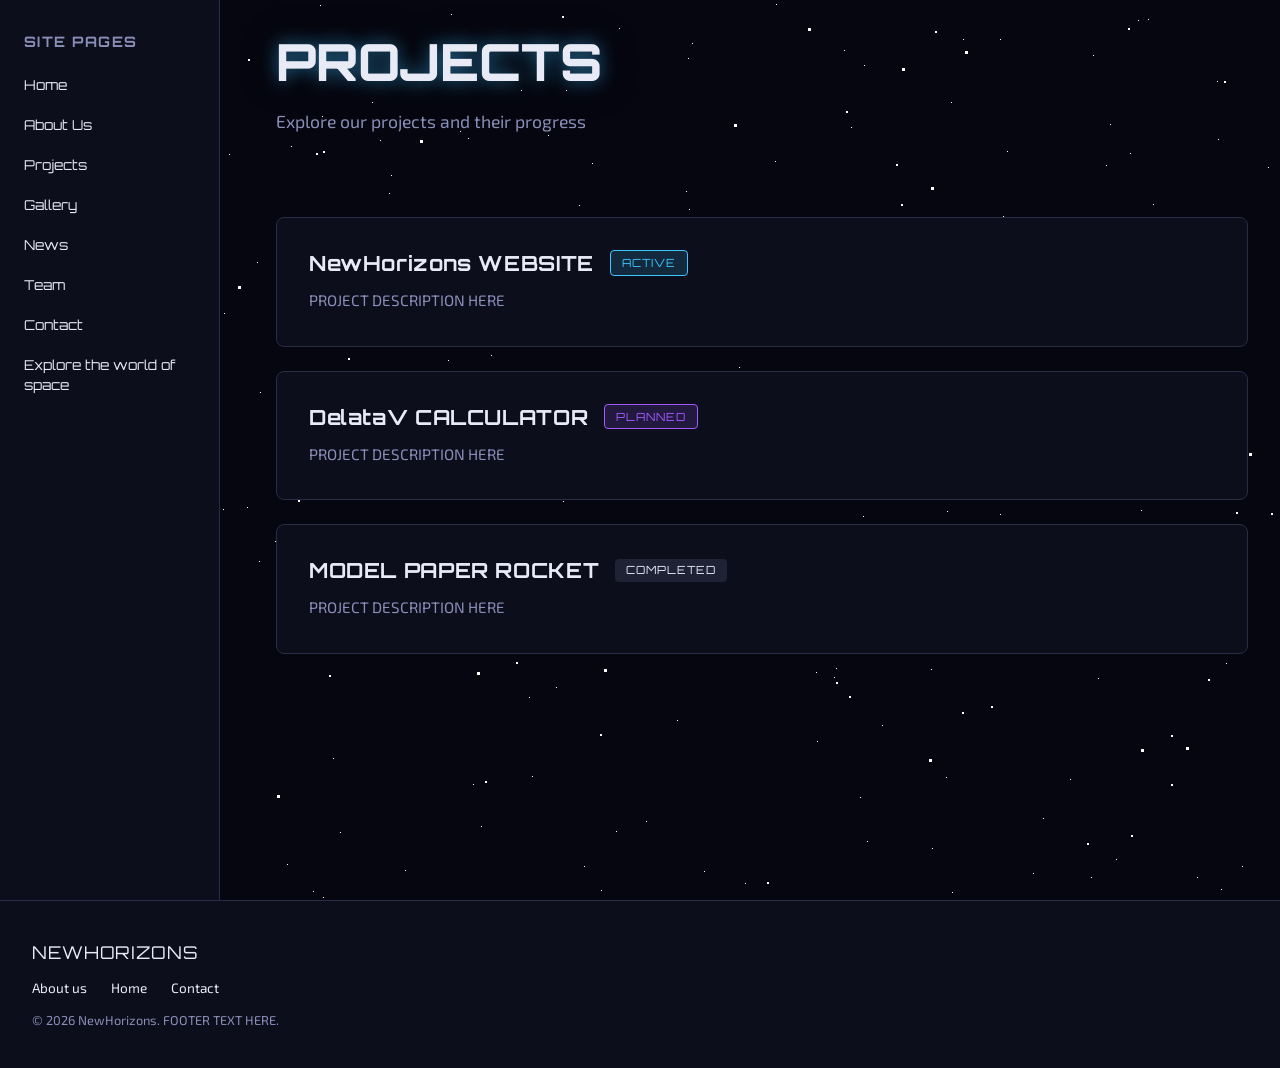
<file: projects.html>
<!DOCTYPE html>
<html lang="en">
<head>
  <meta charset="UTF-8">
  <meta name="viewport" content="width=device-width, initial-scale=1.0">
  <title>Projects — NewHorizons</title>

  <!-- Futuristic font: Orbitron for headings, Exo 2 for body text -->
  <link rel="preconnect" href="https://fonts.googleapis.com">
  <link rel="preconnect" href="https://fonts.gstatic.com" crossorigin>
  <link href="https://fonts.googleapis.com/css2?family=Orbitron:wght@400;600;800&family=Exo+2:wght@300;400;600&display=swap" rel="stylesheet">

  <!-- Site styling lives in style.css, same folder as this file -->
  <link rel="stylesheet" href="style.css">
</head>
<body>

  <!-- ===================== STARRY BACKGROUND ===================== -->
  <!-- Three layers of stars (small/medium/large), each twinkling at a different speed -->
  <div class="stars stars-small" aria-hidden="true"></div>
  <div class="stars stars-medium" aria-hidden="true"></div>
  <div class="stars stars-large" aria-hidden="true"></div>

  <!-- ===================== SIDEBAR (SITE PAGES) ===================== -->
  <div class="page-wrapper">
    <aside class="sidebar">
      <h2>SITE PAGES</h2>
      <ul>
        <li><a href="index.html">Home</a></li>
        <li><a href="about.html">About Us</a></li>
        <li><a href="projects.html">Projects</a></li>
        <li><a href="gallery.html">Gallery</a></li>
        <li><a href="news.html">News</a></li>
        <li><a href="team.html">Team</a></li>
        <li><a href="contact.html">Contact</a></li>
        <li><a href="learn.html">Explore the world of space</a></li>
      </ul>
    </aside>

    <main>

  <!-- ===================== PAGE TITLE SECTION ===================== -->
  <section id="page-title" class="hero">
    <h1>PROJECTS</h1>
    <p>Explore our projects and their progress</p>
  </section>

  <!-- ===================== PROJECT LIST SECTION, there are 3 status categories: active, planned, completed ===================== -->
  <section id="project-list" class="project-list">

    <div class="project-item">
      <div class="project-item-header">
        <h2>NewHorizons WEBSITE</h2>
        <span class="status status-active">ACTIVE</span>
      </div>
      <p>PROJECT DESCRIPTION HERE</p>
    </div>

    <div class="project-item">
      <div class="project-item-header">
        <h2>DelataV CALCULATOR</h2>
        <span class="status status-planned">PLANNED</span>
      </div>
      <p>PROJECT DESCRIPTION HERE</p>
    </div>

    <div class="project-item">
      <div class="project-item-header">
        <h2>MODEL PAPER ROCKET</h2>
        <span class="status status-completed">COMPLETED</span>
      </div>
      <p>PROJECT DESCRIPTION HERE</p>
    </div>

  </section>

    </main>
  </div>

  <!-- ===================== FOOTER ===================== -->
  <footer>
    <div class="footer-logo">NEWHORIZONS</div>
    <ul class="footer-links">
      <li><a href="about.html">About us</a></li>
      <li><a href="index.html">Home</a></li>
      <li><a href="contact.html">Contact</a></li>
    </ul>
    <p>&copy; 2026 NewHorizons. FOOTER TEXT HERE.</p>
  </footer>

</body>
</html>
</file>
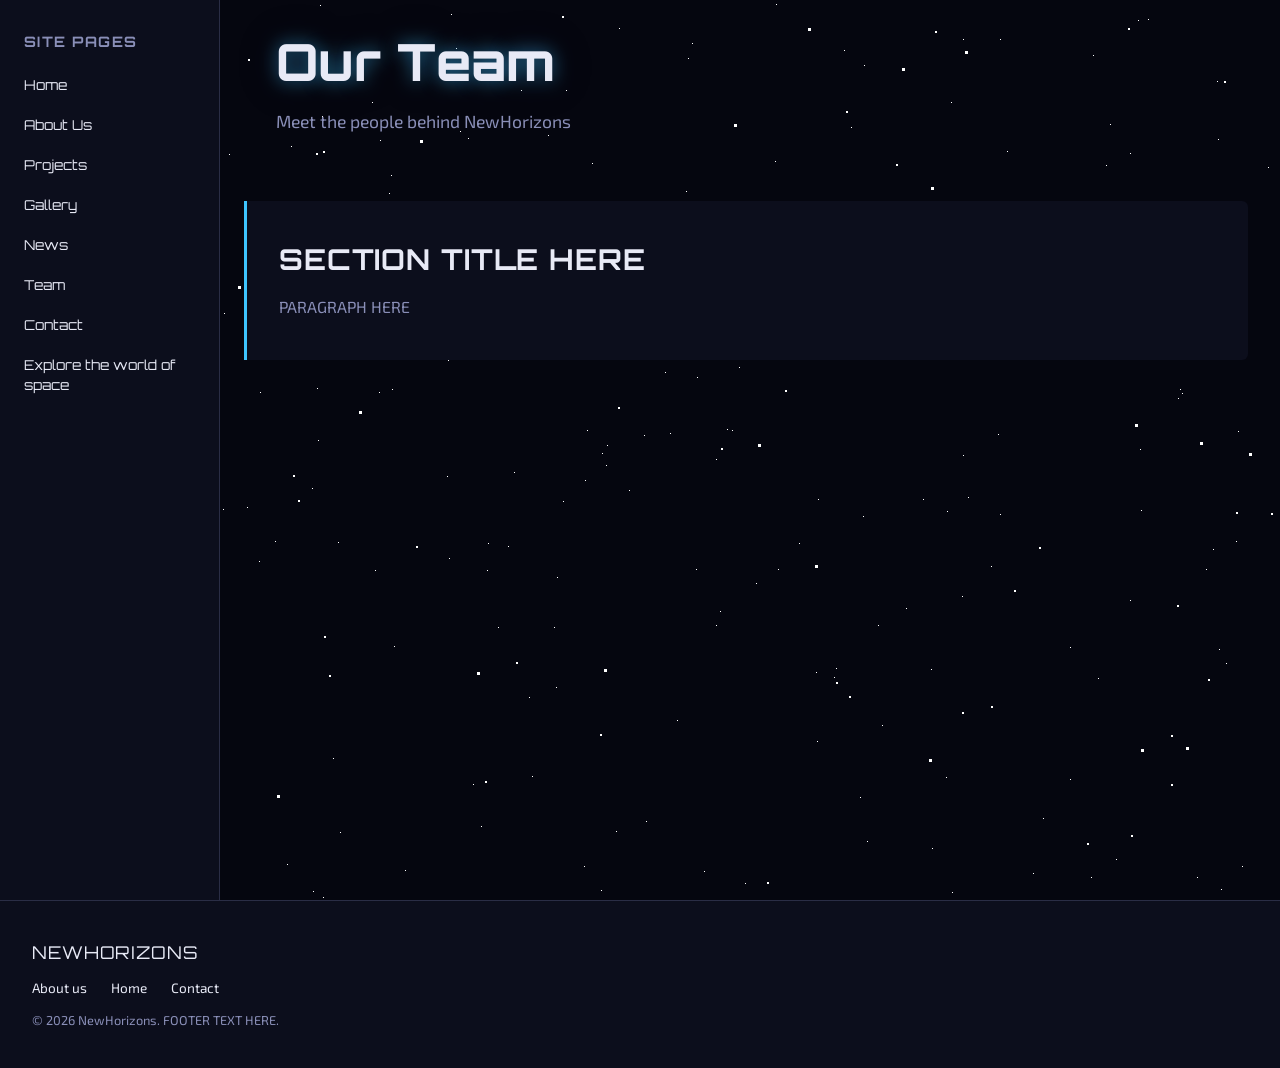
<file: team.html>
<!DOCTYPE html>
<html lang="en">
<head>
  <meta charset="UTF-8">
  <meta name="viewport" content="width=device-width, initial-scale=1.0">
  <title>Team — NewHorizons</title>

  <!-- Futuristic font: Orbitron for headings, Exo 2 for body text -->
  <link rel="preconnect" href="https://fonts.googleapis.com">
  <link rel="preconnect" href="https://fonts.gstatic.com" crossorigin>
  <link href="https://fonts.googleapis.com/css2?family=Orbitron:wght@400;600;800&family=Exo+2:wght@300;400;600&display=swap" rel="stylesheet">

  <!-- Site styling lives in style.css, same folder as this file -->
  <link rel="stylesheet" href="style.css">
</head>
<body>

  <!-- ===================== STARRY BACKGROUND ===================== -->
  <!-- Three layers of stars (small/medium/large), each twinkling at a different speed -->
  <div class="stars stars-small" aria-hidden="true"></div>
  <div class="stars stars-medium" aria-hidden="true"></div>
  <div class="stars stars-large" aria-hidden="true"></div>

  <!-- ===================== SIDEBAR (SITE PAGES) ===================== -->
  <div class="page-wrapper">
    <aside class="sidebar">
      <h2>SITE PAGES</h2>
      <ul>
        <li><a href="index.html">Home</a></li>
        <li><a href="about.html">About Us</a></li>
        <li><a href="projects.html">Projects</a></li>
        <li><a href="gallery.html">Gallery</a></li>
        <li><a href="news.html">News</a></li>
        <li><a href="team.html">Team</a></li>
        <li><a href="contact.html">Contact</a></li>
        <li><a href="learn.html">Explore the world of space</a></li>
      </ul>
    </aside>

    <main>

  <!-- ===================== PAGE TITLE SECTION ===================== -->
  <section id="page-title" class="hero">
    <h1>Our Team</h1>
    <p>Meet the people behind NewHorizons</p>
  </section>

  <!-- ===================== TEAM INTRO SECTION ===================== -->
  <!-- Simple intro for now — swap for a team member grid later -->
  <section id="team-intro" class="about">
    <h2>SECTION TITLE HERE</h2>
    <p>PARAGRAPH HERE</p>
  </section>

    </main>
  </div>

  <!-- ===================== FOOTER ===================== -->
  <footer>
    <div class="footer-logo">NEWHORIZONS</div>
    <ul class="footer-links">
      <li><a href="about.html">About us</a></li>
      <li><a href="index.html">Home</a></li>
      <li><a href="contact.html">Contact</a></li>
    </ul>
    <p>&copy; 2026 NewHorizons. FOOTER TEXT HERE.</p>
  </footer>

</body>
</html>
</file>
<file: style.css>
:root {
  --bg: #05060f;
  --text: #e8eaf6;
  --text-muted: #8a8fb8;
  --accent-blue: #3ec5ff;
  --accent-purple: #a259ff;
  --panel-border: #2a2d45;
  --panel-bg: #0c0e1c;
}

* {
  margin: 0;
  padding: 0;
  box-sizing: border-box;
}

body {
  background-color: var(--bg);
  color: var(--text);
  font-family: 'Exo 2', sans-serif;
}

h1, h2, h3, .logo {
  font-family: 'Orbitron', sans-serif;
}

a {
  color: inherit;
  text-decoration: none;
}

section {
  padding: 4rem 2rem;
}

.hero {
  padding-top: 2rem;
}

/* Layout: sidebar + main content side by side */
.page-wrapper {
  display: flex;
}

aside.sidebar {
  width: 220px;
  flex-shrink: 0;
  min-height: 100vh;
  padding: 2rem 1.5rem;
  background: var(--panel-bg);
  border-right: 1px solid var(--panel-border);
}

aside.sidebar h2 {
  font-size: 0.9rem;
  letter-spacing: 0.1em;
  margin-bottom: 1.5rem;
  color: var(--text-muted);
}

aside.sidebar ul {
  list-style: none;
}

aside.sidebar li {
  margin-bottom: 1.25rem;
}

aside.sidebar a {
  font-family: 'Orbitron', sans-serif;
  font-size: 0.85rem;
  line-height: 1.4;
  transition: color 0.25s ease;
}

aside.sidebar a:hover {
  color: var(--accent-blue);
}

main {
  flex: 1;
  min-width: 0;
  padding-left: 1.5rem;
}

/* ===== Shared section text styles ===== */
section h2 {
  font-size: 1.8rem;
  margin-bottom: 1rem;
  letter-spacing: 0.03em;
}

section p {
  max-width: 60ch;
  line-height: 1.7;
  color: var(--text-muted);
}

/* ===== Hero ===== */
.hero h1 {
  font-size: 3.2rem;
  font-weight: 800;
  line-height: 1.15;
  max-width: 16ch;
  text-shadow: 0 0 18px rgba(62, 197, 255, 0.55), 0 0 38px rgba(35, 16, 59, 0.35);
}

.hero p {
  margin-top: 1rem;
  font-size: 1.1rem;
}

.hero button {
  margin-top: 2rem;
}

/* ===== Buttons (hero + cta) ===== */
button {
  font-family: 'Orbitron', sans-serif;
  font-size: 0.9rem;
  letter-spacing: 0.05em;
  padding: 0.9rem 1.8rem;
  background: linear-gradient(135deg, var(--accent-blue), var(--accent-purple));
  color: #05060f;
  border: none;
  border-radius: 4px;
  cursor: pointer;
  box-shadow: 0 0 16px rgba(62, 197, 255, 0.4);
  transition: box-shadow 0.25s ease, transform 0.25s ease;
}

button:hover {
  box-shadow: 0 0 28px rgba(2, 35, 63, 0.65);
  transform: translateY(-2px);
}

/* This rule ONLY affects the button with id="hero-btn" — every other
   button on the site is untouched and still uses the general "button" rule above. */
#hero-btn {
  font-size: 1.1rem;
  padding: 1.1rem 2.2rem;
}

/* ===== About / Projects panels ===== */
.about, .projects {
  border-left: 3px solid var(--accent-blue);
  background: var(--panel-bg);
  margin: 0 2rem 2rem 0;
  padding: 2.5rem 2rem;
  border-radius: 0 6px 6px 0;
}

.projects {
  border-left-color: var(--accent-purple);
}

/* ===== Features ===== */
.features {
  padding-bottom: 2rem;
}

.features h2 {
  margin-bottom: 2rem;
}

.feature-cards {
  display: flex;
  gap: 1.5rem;
  flex-wrap: wrap;
}

.feature-card {
  flex: 1;
  min-width: 220px;
  background: var(--panel-bg);
  border: 1px solid var(--panel-border);
  border-radius: 8px;
  padding: 1.75rem;
  transition: border-color 0.25s ease, box-shadow 0.25s ease, transform 0.25s ease;
}

.feature-card:hover {
  border-color: var(--accent-blue);
  box-shadow: 0 0 22px rgba(62, 197, 255, 0.25);
  transform: translateY(-4px);
}

.feature-card h3 {
  color: var(--accent-blue);
  font-size: 1.05rem;
  margin-bottom: 0.6rem;
}

.feature-card p {
  font-size: 0.95rem;
}

/* ===== CTA ===== */
.cta {
  background: linear-gradient(135deg, rgba(62, 197, 255, 0.1), rgba(162, 89, 255, 0.1));
  border-top: 1px solid var(--panel-border);
  border-bottom: 1px solid var(--panel-border);
}

.cta h2 {
  font-size: 2rem;
}

.cta button {
  margin-top: 1.5rem;
}

/* ===== Footer ===== */
footer {
  padding: 2.5rem 2rem;
  text-align: left;
  background: var(--panel-bg);
  border-top: 1px solid var(--panel-border);
}

.footer-logo {
  font-family: 'Orbitron', sans-serif;
  font-size: 1.1rem;
  letter-spacing: 0.05em;
  margin-bottom: 1rem;
}

.footer-links {
  list-style: none;
  display: flex;
  gap: 1.5rem;
  margin-bottom: 1rem;
  font-size: 0.85rem;
}

.footer-links a:hover {
  color: var(--accent-blue);
}

footer p {
  font-size: 0.8rem;
  color: var(--text-muted);
}

/* ===== Starry background ===== */
/* Stars are drawn with box-shadow (lots of tiny dots from one div) rather than an image —
   keeps the page lightweight and lets us animate opacity for a twinkle effect. */

.stars {
  position: fixed;
  top: 0;
  left: 0;
  width: 1px;
  height: 1px;
  background: transparent;
  z-index: -1;
}

.stars-small {
  box-shadow: 1309px 228px #fff, 51px 1518px #fff, 563px 501px #fff, 457px 285px #fff, 1508px 209px #fff, 1385px 1516px #fff, 1827px 1116px #fff, 178px 1209px #fff, 864px 65px #fff, 61px 191px #fff, 447px 476px #fff, 1034px 1232px #fff, 54px 1149px #fff, 407px 1466px #fff, 1330px 1436px #fff, 1116px 859px #fff, 451px 919px #fff, 1206px 569px #fff, 1657px 1780px #fff, 13px 1554px #fff, 1650px 326px #fff, 1429px 865px #fff, 696px 569px #fff, 318px 440px #fff, 1960px 1563px #fff, 689px 209px #fff, 189px 778px #fff, 198px 735px #fff, 1735px 704px #fff, 1236px 541px #fff, 1652px 88px #fff, 1494px 940px #fff, 1098px 255px #fff, 1992px 1888px #fff, 775px 161px #fff, 1130px 600px #fff, 1698px 1287px #fff, 1266px 1813px #fff, 1764px 740px #fff, 1182px 393px #fff, 1442px 142px #fff, 93px 1354px #fff, 466px 1583px #fff, 592px 163px #fff, 1751px 476px #fff, 1774px 206px #fff, 778px 569px #fff, 928px 1301px #fff, 1708px 747px #fff, 333px 758px #fff, 727px 429px #fff, 1372px 546px #fff, 1437px 1918px #fff, 1399px 1327px #fff, 146px 1247px #fff, 1300px 350px #fff, 1093px 1493px #fff, 501px 334px #fff, 946px 777px #fff, 552px 1895px #fff, 1310px 1409px #fff, 1140px 449px #fff, 1402px 664px #fff, 1726px 1573px #fff, 1589px 114px #fff, 469px 1683px #fff, 65px 1648px #fff, 646px 821px #fff, 548px 135px #fff, 432px 1870px #fff, 1931px 1161px #fff, 1794px 1470px #fff, 644px 435px #fff, 1342px 1022px #fff, 810px 1811px #fff, 1872px 1316px #fff, 939px 292px #fff, 542px 285px #fff, 505px 1525px #fff, 1149px 1103px #fff, 538px 1529px #fff, 1197px 877px #fff, 1838px 1195px #fff, 817px 741px #fff, 449px 283px #fff, 1043px 1010px #fff, 186px 1547px #fff, 96px 1763px #fff, 224px 313px #fff, 1285px 327px #fff, 1622px 1393px #fff, 864px 1221px #fff, 130px 788px #fff, 781px 1220px #fff, 958px 1083px #fff, 514px 1988px #fff, 1133px 1762px #fff, 1930px 23px #fff, 1393px 1476px #fff, 234px 1396px #fff, 1812px 1099px #fff, 1537px 546px #fff, 1574px 1312px #fff, 696px 228px #fff, 601px 890px #fff, 323px 929px #fff, 6px 1953px #fff, 1478px 1793px #fff, 1473px 539px #fff, 1990px 1025px #fff, 1560px 365px #fff, 1039px 1869px #fff, 217px 1782px #fff, 1280px 611px #fff, 1723px 1308px #fff, 1039px 1247px #fff, 407px 313px #fff, 765px 1561px #fff, 330px 1104px #fff, 1952px 1594px #fff, 1889px 1086px #fff, 1881px 1px #fff, 1226px 663px #fff, 1000px 39px #fff, 229px 1902px #fff, 743px 1799px #fff, 1703px 1652px #fff, 629px 490px #fff, 118px 493px #fff, 1798px 1161px #fff, 1939px 161px #fff, 175px 1498px #fff, 995px 1671px #fff, 141px 1557px #fff, 1090px 1568px #fff, 257px 262px #fff, 1351px 973px #fff, 1939px 1125px #fff, 338px 542px #fff, 1080px 1786px #fff, 1242px 866px #fff, 1975px 433px #fff, 1902px 1104px #fff, 1546px 1494px #fff, 1412px 411px #fff, 1460px 638px #fff, 817px 1375px #fff, 1330px 764px #fff, 897px 1842px #fff, 1059px 924px #fff, 247px 507px #fff, 460px 131px #fff, 692px 43px #fff, 1204px 1134px #fff, 471px 1205px #fff, 451px 14px #fff, 145px 1449px #fff, 1292px 120px #fff, 468px 138px #fff, 1854px 64px #fff, 1760px 676px #fff, 145px 1052px #fff, 487px 570px #fff, 1370px 994px #fff, 438px 1104px #fff, 270px 1481px #fff, 1915px 1807px #fff, 1169px 1180px #fff, 968px 497px #fff, 1606px 968px #fff, 1653px 833px #fff, 389px 193px #fff, 198px 1349px #fff, 882px 725px #fff, 867px 841px #fff, 956px 1769px #fff, 1493px 110px #fff, 1379px 1338px #fff, 1323px 201px #fff, 124px 824px #fff, 1491px 694px #fff, 1639px 1764px #fff, 223px 509px #fff, 392px 389px #fff, 1098px 918px #fff, 287px 864px #fff, 375px 570px #fff, 947px 511px #fff, 1790px 1890px #fff, 154px 907px #fff, 1654px 1764px #fff, 1753px 1127px #fff, 200px 103px #fff, 1335px 1107px #fff, 1712px 30px #fff, 1984px 191px #fff, 1897px 1543px #fff, 1738px 484px #fff, 340px 832px #fff, 994px 985px #fff, 437px 1770px #fff, 821px 1848px #fff, 120px 337px #fff, 776px 4px #fff, 799px 543px #fff, 1897px 1605px #fff, 1607px 931px #fff, 584px 866px #fff, 1426px 1960px #fff, 1496px 1604px #fff, 1138px 1355px #fff, 1471px 996px #fff, 317px 388px #fff, 607px 445px #fff, 1983px 119px #fff, 1186px 1506px #fff, 1110px 124px #fff, 1531px 642px #fff, 117px 102px #fff, 1196px 976px #fff, 1029px 1882px #fff, 1746px 1087px #fff, 322px 116px #fff, 1967px 1040px #fff, 164px 1743px #fff, 380px 140px #fff, 1218px 139px #fff, 1382px 1765px #fff, 481px 826px #fff, 245px 1928px #fff, 1823px 1166px #fff, 504px 1185px #fff, 1217px 81px #fff, 1268px 167px #fff, 858px 1346px #fff, 1195px 1157px #fff, 1070px 647px #fff, 1914px 534px #fff, 418px 1371px #fff, 1466px 643px #fff, 488px 543px #fff, 810px 268px #fff, 1375px 1321px #fff, 614px 936px #fff, 647px 1902px #fff, 1539px 1916px #fff, 148px 19px #fff, 938px 1272px #fff, 1153px 204px #fff, 150px 1101px #fff, 436px 1036px #fff, 543px 271px #fff, 1911px 714px #fff, 1804px 140px #fff, 1800px 500px #fff, 756px 583px #fff, 323px 897px #fff, 1707px 1112px #fff, 1440px 619px #fff, 1252px 1652px #fff, 1339px 1083px #fff, 16px 1367px #fff, 1673px 1135px #fff, 613px 1908px #fff, 1358px 212px #fff, 1922px 1798px #fff, 275px 541px #fff, 236px 1822px #fff, 219px 1520px #fff, 1133px 318px #fff, 557px 577px #fff, 1238px 431px #fff, 1469px 702px #fff, 416px 1407px #fff, 1298px 1746px #fff, 540px 1035px #fff, 1000px 514px #fff, 1854px 1859px #fff, 1732px 104px #fff, 189px 1299px #fff, 867px 1698px #fff, 566px 90px #fff, 7px 683px #fff, 1579px 267px #fff, 1304px 536px #fff, 330px 1518px #fff, 904px 1129px #fff, 1445px 875px #fff, 1148px 19px #fff, 229px 154px #fff, 1935px 1808px #fff, 1415px 1851px #fff, 305px 1117px #fff, 73px 1709px #fff, 756px 1192px #fff, 1131px 303px #fff, 880px 261px #fff, 85px 631px #fff, 746px 1841px #fff, 1910px 1630px #fff, 1991px 1762px #fff, 81px 1840px #fff, 732px 430px #fff, 1396px 511px #fff, 1365px 210px #fff, 724px 1597px #fff, 1146px 1810px #fff, 1791px 832px #fff, 1994px 1271px #fff, 1534px 316px #fff, 1895px 1904px #fff, 484px 1770px #fff, 332px 1999px #fff, 1638px 1660px #fff, 362px 1805px #fff, 844px 50px #fff, 367px 1508px #fff, 1893px 680px #fff, 1602px 1906px #fff, 843px 1642px #fff, 1371px 1769px #fff, 1505px 1660px #fff, 508px 546px #fff, 326px 1612px #fff, 1436px 221px #fff, 783px 1786px #fff, 79px 1758px #fff, 963px 455px #fff, 408px 1672px #fff, 1880px 942px #fff, 716px 625px #fff, 1680px 1628px #fff, 1784px 466px #fff, 456px 48px #fff, 1351px 395px #fff, 816px 672px #fff, 570px 1770px #fff, 142px 1980px #fff, 1583px 571px #fff, 719px 1313px #fff, 1043px 818px #fff, 1391px 1727px #fff, 1098px 678px #fff, 1923px 56px #fff, 236px 1796px #fff, 1987px 534px #fff, 365px 1189px #fff, 1971px 543px #fff, 78px 222px #fff, 1221px 889px #fff, 707px 1492px #fff, 1610px 642px #fff, 893px 1241px #fff, 1047px 236px #fff, 788px 1842px #fff, 1180px 389px #fff, 521px 90px #fff, 1451px 893px #fff, 3px 1064px #fff, 1895px 1651px #fff, 1102px 1406px #fff, 1473px 1925px #fff, 1519px 1509px #fff, 1373px 403px #fff, 745px 883px #fff, 143px 1943px #fff, 1360px 1885px #fff, 676px 1276px #fff, 642px 1358px #fff, 1736px 255px #fff, 1474px 1843px #fff, 615px 1038px #fff, 633px 1365px #fff, 836px 668px #fff, 824px 1427px #fff, 605px 1135px #fff, 260px 392px #fff, 861px 1361px #fff, 1925px 776px #fff, 1387px 1532px #fff, 1848px 356px #fff, 1260px 1165px #fff, 616px 831px #fff, 1122px 1707px #fff, 0px 622px #fff, 587px 430px #fff, 880px 1609px #fff, 1187px 1242px #fff, 1340px 659px #fff, 952px 904px #fff, 905px 1383px #fff, 437px 1046px #fff, 969px 1625px #fff, 1845px 1965px #fff, 1630px 1507px #fff, 347px 1349px #fff, 173px 581px #fff, 1055px 1359px #fff, 1296px 1268px #fff, 686px 191px #fff, 1676px 1949px #fff, 1538px 481px #fff, 1377px 635px #fff, 460px 1651px #fff, 407px 301px #fff, 50px 94px #fff, 501px 973px #fff, 1251px 1740px #fff, 1573px 149px #fff, 932px 848px #fff, 1814px 1289px #fff, 1178px 398px #fff, 1471px 1426px #fff, 786px 1012px #fff, 818px 499px #fff, 302px 1343px #fff, 1408px 11px #fff, 1828px 1537px #fff, 1762px 1577px #fff, 1813px 218px #fff, 1594px 870px #fff, 448px 360px #fff, 1646px 1961px #fff, 1425px 1060px #fff, 951px 102px #fff, 1141px 510px #fff, 1878px 1737px #fff, 248px 934px #fff, 273px 1641px #fff, 951px 1367px #fff, 1087px 1144px #fff, 1219px 649px #fff, 1945px 1546px #fff, 1825px 906px #fff, 1254px 1669px #fff, 1473px 1826px #fff, 1033px 873px #fff, 1701px 1857px #fff, 1122px 913px #fff, 1837px 325px #fff, 1523px 1764px #fff, 972px 921px #fff, 530px 1539px #fff, 506px 1720px #fff, 1305px 567px #fff, 1568px 1592px #fff, 1067px 992px #fff, 1283px 489px #fff, 562px 900px #fff, 158px 1461px #fff, 585px 480px #fff, 556px 687px #fff, 654px 1828px #fff, 1106px 165px #fff, 283px 308px #fff, 473px 784px #fff, 1421px 312px #fff, 1446px 438px #fff, 131px 849px #fff, 834px 677px #fff, 1111px 954px #fff, 851px 127px #fff, 423px 1705px #fff, 860px 797px #fff, 1853px 1576px #fff, 1196px 1937px #fff, 1424px 40px #fff, 1754px 1803px #fff, 1567px 1179px #fff, 779px 976px #fff, 12px 1930px #fff, 720px 611px #fff, 1543px 798px #fff, 1747px 1826px #fff, 1952px 1711px #fff, 858px 1102px #fff, 1530px 1504px #fff, 1118px 1638px #fff, 1235px 1838px #fff, 451px 999px #fff, 449px 558px #fff, 892px 994px #fff, 59px 796px #fff, 688px 1369px #fff, 1390px 1634px #fff, 828px 1483px #fff, 338px 1721px #fff, 957px 1883px #fff, 261px 1274px #fff, 1093px 55px #fff, 1857px 806px #fff, 1212px 1155px #fff, 1357px 55px #fff, 171px 1316px #fff, 877px 277px #fff, 1775px 945px #fff, 372px 102px #fff, 532px 776px #fff, 670px 433px #fff, 931px 669px #fff, 691px 1558px #fff, 1801px 776px #fff, 569px 1540px #fff, 1948px 1703px #fff, 863px 516px #fff, 1709px 167px #fff, 963px 39px #fff, 1534px 1104px #fff, 106px 1949px #fff, 716px 459px #fff, 1331px 140px #fff, 1599px 1960px #fff, 1334px 82px #fff, 1544px 63px #fff, 1944px 506px #fff, 408px 1718px #fff, 41px 1272px #fff, 312px 488px #fff, 258px 969px #fff, 1371px 234px #fff, 1155px 1941px #fff, 446px 952px #fff, 1432px 524px #fff, 1570px 755px #fff, 343px 1240px #fff, 1243px 1973px #fff, 1531px 1471px #fff, 234px 1592px #fff, 1677px 335px #fff, 1975px 637px #fff, 221px 1185px #fff, 52px 1902px #fff, 638px 1179px #fff, 1387px 1859px #fff, 1962px 768px #fff, 812px 1928px #fff, 1464px 406px #fff, 155px 1212px #fff, 1414px 1701px #fff, 1284px 497px #fff, 208px 1427px #fff, 1582px 617px #fff, 1741px 1401px #fff, 1229px 1649px #fff, 247px 1630px #fff, 1159px 1602px #fff, 84px 711px #fff, 1091px 877px #fff, 1354px 758px #fff, 141px 1036px #fff, 1326px 698px #fff, 25px 1739px #fff, 860px 1684px #fff, 1003px 216px #fff, 887px 1967px #fff, 741px 1301px #fff, 1825px 1697px #fff, 941px 1448px #fff, 313px 891px #fff, 360px 1502px #fff, 1068px 1977px #fff, 1332px 553px #fff, 1261px 1655px #fff, 1883px 1102px #fff, 1586px 990px #fff, 952px 892px #fff, 1691px 1497px #fff, 1213px 549px #fff, 660px 1744px #fff, 502px 1701px #fff, 1914px 177px #fff, 571px 1805px #fff, 923px 499px #fff, 1536px 951px #fff, 1167px 1249px #fff, 1368px 776px #fff, 688px 58px #fff, 1012px 1742px #fff, 665px 372px #fff, 998px 434px #fff, 726px 1633px #fff, 529px 697px #fff, 572px 1802px #fff, 1220px 1436px #fff, 1802px 565px #fff, 1138px 20px #fff, 1058px 1941px #fff, 391px 175px #fff, 494px 1474px #fff, 832px 1000px #fff, 1137px 1552px #fff, 492px 1414px #fff, 975px 1322px #fff, 1457px 1005px #fff, 917px 1623px #fff, 35px 190px #fff, 602px 453px #fff, 828px 1416px #fff, 498px 627px #fff, 1359px 1191px #fff, 755px 969px #fff, 1133px 1087px #fff, 704px 871px #fff, 1527px 1127px #fff, 677px 720px #fff, 1439px 929px #fff, 554px 627px #fff, 514px 472px #fff, 247px 1477px #fff, 394px 646px #fff, 244px 1521px #fff, 1097px 1947px #fff, 1560px 1413px #fff, 379px 392px #fff, 443px 1512px #fff, 991px 566px #fff, 1483px 1207px #fff, 2000px 1556px #fff, 1074px 1222px #fff, 579px 205px #fff, 1705px 397px #fff, 606px 465px #fff, 739px 367px #fff, 619px 28px #fff, 1450px 1093px #fff, 259px 561px #fff, 93px 1995px #fff, 111px 1133px #fff, 598px 1428px #fff, 1933px 258px #fff, 1306px 1778px #fff, 1541px 1005px #fff, 210px 1787px #fff, 25px 1175px #fff, 582px 961px #fff, 980px 902px #fff, 697px 377px #fff, 1977px 105px #fff, 517px 1927px #fff, 1764px 978px #fff, 233px 1683px #fff, 133px 820px #fff, 1007px 151px #fff, 1181px 1289px #fff, 1405px 109px #fff, 310px 305px #fff, 1661px 1152px #fff, 1943px 622px #fff, 174px 508px #fff, 242px 1142px #fff, 1565px 852px #fff, 1241px 1220px #fff, 1619px 1266px #fff, 462px 1588px #fff, 1070px 779px #fff, 922px 1860px #fff, 906px 608px #fff, 1761px 1205px #fff, 878px 625px #fff, 1164px 1271px #fff, 123px 1248px #fff, 1966px 1515px #fff, 203px 1940px #fff, 1562px 425px #fff, 1281px 432px #fff, 541px 1352px #fff, 166px 321px #fff, 491px 355px #fff, 1130px 153px #fff, 320px 5px #fff, 836px 922px #fff, 1411px 1216px #fff, 962px 596px #fff, 66px 474px #fff, 590px 1447px #fff, 579px 1439px #fff, 1760px 929px #fff, 145px 1407px #fff, 478px 1892px #fff, 541px 1613px #fff, 1620px 1280px #fff, 1207px 1354px #fff, 1646px 1912px #fff, 405px 870px #fff, 235px 1115px #fff, 460px 1326px #fff, 305px 1860px #fff, 544px 1692px #fff, 291px 146px #fff, 122px 339px #fff, 1623px 629px #fff, 1218px 1533px #fff, 1688px 1165px #fff, 1886px 591px #fff, 899px 254px #fff, 959px 1410px #fff, 622px 1433px #fff, 824px 1930px #fff, 557px 1024px #fff, 1105px 1011px #fff;
  animation: twinkle 4s ease-in-out infinite;
}

.stars-medium {
  width: 2px;
  height: 2px;
  box-shadow: 896px 164px #fff, 1224px 81px #fff, 1821px 884px #fff, 1504px 660px #fff, 1236px 512px #fff, 52px 187px #fff, 468px 1969px #fff, 1380px 1712px #fff, 1762px 1178px #fff, 1202px 1947px #fff, 42px 1566px #fff, 1376px 1682px #fff, 551px 1180px #fff, 82px 1562px #fff, 1548px 358px #fff, 963px 1062px #fff, 1334px 905px #fff, 1876px 569px #fff, 371px 1198px #fff, 892px 1300px #fff, 1667px 1007px #fff, 1984px 186px #fff, 962px 712px #fff, 836px 682px #fff, 657px 1372px #fff, 214px 1756px #fff, 329px 675px #fff, 843px 1420px #fff, 1014px 590px #fff, 1356px 1935px #fff, 820px 1666px #fff, 1557px 1126px #fff, 75px 931px #fff, 180px 644px #fff, 516px 662px #fff, 237px 1986px #fff, 1582px 827px #fff, 1771px 1053px #fff, 1689px 2px #fff, 1346px 1780px #fff, 1111px 946px #fff, 846px 111px #fff, 384px 1061px #fff, 740px 1275px #fff, 1549px 1020px #fff, 1280px 905px #fff, 1556px 105px #fff, 416px 546px #fff, 1124px 268px #fff, 1899px 589px #fff, 897px 1803px #fff, 1430px 992px #fff, 248px 59px #fff, 1993px 1290px #fff, 1246px 1636px #fff, 490px 1453px #fff, 324px 636px #fff, 1128px 28px #fff, 1131px 835px #fff, 190px 460px #fff, 1723px 1869px #fff, 232px 945px #fff, 1939px 240px #fff, 1326px 1704px #fff, 315px 1020px #fff, 1910px 1467px #fff, 597px 1042px #fff, 1444px 559px #fff, 850px 1709px #fff, 988px 967px #fff, 499px 935px #fff, 1128px 296px #fff, 785px 390px #fff, 1887px 1227px #fff, 1040px 1528px #fff, 1800px 279px #fff, 1769px 142px #fff, 565px 1582px #fff, 1617px 1749px #fff, 849px 696px #fff, 1913px 1613px #fff, 1039px 547px #fff, 1680px 5px #fff, 579px 1486px #fff, 611px 1715px #fff, 1202px 1187px #fff, 1351px 1002px #fff, 1772px 304px #fff, 914px 1103px #fff, 991px 706px #fff, 680px 1130px #fff, 1562px 1112px #fff, 772px 932px #fff, 1910px 659px #fff, 1780px 386px #fff, 1428px 489px #fff, 1171px 784px #fff, 478px 1753px #fff, 1588px 841px #fff, 89px 651px #fff, 1525px 968px #fff, 1444px 1870px #fff, 1661px 780px #fff, 790px 1359px #fff, 1622px 1680px #fff, 1335px 311px #fff, 1014px 1975px #fff, 75px 258px #fff, 1028px 1977px #fff, 1208px 679px #fff, 1781px 205px #fff, 1790px 1730px #fff, 901px 204px #fff, 1077px 1864px #fff, 935px 31px #fff, 1479px 295px #fff, 839px 1783px #fff, 1340px 1986px #fff, 316px 153px #fff, 961px 1600px #fff, 1984px 542px #fff, 693px 1276px #fff, 1418px 814px #fff, 1330px 164px #fff, 1744px 672px #fff, 1745px 1381px #fff, 1759px 1092px #fff, 778px 1954px #fff, 648px 1283px #fff, 1471px 1817px #fff, 1555px 999px #fff, 1786px 1108px #fff, 73px 1264px #fff, 140px 480px #fff, 1292px 1401px #fff, 1886px 588px #fff, 465px 1529px #fff, 185px 888px #fff, 201px 1557px #fff, 1297px 1441px #fff, 1787px 205px #fff, 908px 340px #fff, 1421px 613px #fff, 1850px 59px #fff, 94px 664px #fff, 1630px 114px #fff, 600px 734px #fff, 767px 882px #fff, 298px 500px #fff, 1087px 843px #fff, 1159px 1396px #fff, 1623px 368px #fff, 348px 358px #fff, 161px 1248px #fff, 1783px 783px #fff, 1269px 1399px #fff, 493px 1019px #fff, 1869px 1194px #fff, 293px 475px #fff, 944px 1306px #fff, 520px 941px #fff, 522px 1365px #fff, 19px 1840px #fff, 1647px 952px #fff, 1845px 589px #fff, 1387px 1119px #fff, 323px 151px #fff, 904px 1935px #fff, 707px 1203px #fff, 612px 1308px #fff, 1970px 868px #fff, 1413px 512px #fff, 935px 1731px #fff, 618px 407px #fff, 787px 1747px #fff, 989px 218px #fff, 485px 781px #fff, 1171px 735px #fff, 1177px 605px #fff, 1432px 604px #fff, 44px 1699px #fff, 1348px 810px #fff, 562px 16px #fff, 1159px 1771px #fff, 1404px 1593px #fff, 1525px 1993px #fff, 100px 1864px #fff, 1241px 1526px #fff, 1017px 1705px #fff, 1851px 1849px #fff, 586px 1588px #fff, 1636px 471px #fff, 1243px 1642px #fff, 721px 448px #fff, 1303px 389px #fff, 1271px 513px #fff, 1388px 1547px #fff, 1476px 1571px #fff, 1350px 1394px #fff, 1716px 280px #fff;
  animation: twinkle 6s ease-in-out infinite;
  animation-delay: 1.5s;
}

.stars-large {
  width: 3px;
  height: 3px;
  box-shadow: 1286px 198px #fff, 1850px 1285px #fff, 1323px 80px #fff, 632px 1615px #fff, 902px 68px #fff, 1186px 747px #fff, 1499px 269px #fff, 184px 1862px #fff, 604px 669px #fff, 1530px 850px #fff, 359px 411px #fff, 270px 1610px #fff, 1104px 1794px #fff, 1989px 749px #fff, 1087px 1027px #fff, 1870px 558px #fff, 1700px 336px #fff, 526px 1871px #fff, 1688px 1933px #fff, 986px 1981px #fff, 1651px 604px #fff, 1528px 1782px #fff, 693px 1647px #fff, 235px 959px #fff, 1972px 154px #fff, 288px 1544px #fff, 1979px 462px #fff, 1761px 1385px #fff, 1483px 1381px #fff, 813px 1980px #fff, 1732px 1647px #fff, 1141px 749px #fff, 184px 1619px #fff, 808px 28px #fff, 541px 1098px #fff, 253px 931px #fff, 754px 1377px #fff, 1533px 1376px #fff, 536px 1197px #fff, 780px 1684px #fff, 1307px 1925px #fff, 760px 221px #fff, 1382px 478px #fff, 965px 51px #fff, 1268px 1810px #fff, 1931px 1149px #fff, 671px 1874px #fff, 1249px 453px #fff, 1326px 129px #fff, 1301px 1687px #fff, 950px 1862px #fff, 1435px 618px #fff, 1329px 836px #fff, 238px 286px #fff, 92px 1937px #fff, 76px 623px #fff, 1008px 237px #fff, 199px 480px #fff, 1817px 1100px #fff, 277px 795px #fff, 929px 759px #fff, 1373px 1944px #fff, 1521px 1426px #fff, 1937px 1106px #fff, 858px 1202px #fff, 1520px 1488px #fff, 316px 1813px #fff, 849px 1341px #fff, 202px 1707px #fff, 1002px 1260px #fff, 835px 1923px #fff, 1948px 572px #fff, 67px 1413px #fff, 758px 444px #fff, 908px 910px #fff, 1946px 483px #fff, 1751px 742px #fff, 203px 1404px #fff, 752px 1115px #fff, 1846px 1320px #fff, 734px 124px #fff, 815px 565px #fff, 388px 1982px #fff, 250px 1943px #fff, 1736px 1687px #fff, 931px 187px #fff, 1357px 434px #fff, 1314px 1309px #fff, 1222px 1988px #fff, 43px 103px #fff, 1611px 683px #fff, 498px 257px #fff, 1611px 1156px #fff, 420px 140px #fff, 1699px 1567px #fff, 1135px 424px #fff, 1200px 442px #fff, 1665px 1781px #fff, 477px 672px #fff, 1585px 302px #fff;
  animation: twinkle 8s ease-in-out infinite;
  animation-delay: 3s;
}

@keyframes twinkle {
  0%, 100% {
    opacity: 1;
  }
  50% {
    opacity: 0.4;
  }
}

/* ===== Projects page: project list ===== */
.project-list {
  display: flex;
  flex-direction: column;
  gap: 1.5rem;
  padding-top: 1rem;
}

.project-item {
  background: var(--panel-bg);
  border: 1px solid var(--panel-border);
  border-radius: 8px;
  padding: 2rem;
  transition: border-color 0.25s ease;
}

.project-item:hover {
  border-color: var(--accent-blue);
}

.project-item-header {
  display: flex;
  align-items: center;
  gap: 1rem;
  margin-bottom: 0.75rem;
  flex-wrap: wrap;
}

.project-item-header h2 {
  font-size: 1.3rem;
  margin-bottom: 0;
}

.project-item p {
  font-size: 0.95rem;
}

/* Status badges */
.status {
  font-family: 'Orbitron', sans-serif;
  font-size: 0.7rem;
  letter-spacing: 0.08em;
  padding: 0.3rem 0.7rem;
  border-radius: 4px;
  white-space: nowrap;
}

.status-active {
  background: rgba(62, 197, 255, 0.15);
  color: var(--accent-blue);
  border: 1px solid var(--accent-blue);
}

.status-planned {
  background: rgba(162, 89, 255, 0.15);
  color: var(--accent-purple);
  border: 1px solid var(--accent-purple);
}

.status-completed {
  background: rgba(138, 143, 184, 0.15);
  color: var(--accent-green);
  border: 1px solid var(--accent-green);
}

/* ===== Gallery page: image grid ===== */
.gallery-grid {
  display: grid;
  grid-template-columns: repeat(auto-fill, minmax(260px, 1fr));
  gap: 1.5rem;
  padding-top: 1rem;
}

.gallery-item {
  background: var(--panel-bg);
  border: 1px solid var(--panel-border);
  border-radius: 8px;
  overflow: hidden;
  transition: border-color 0.25s ease, box-shadow 0.25s ease, transform 0.25s ease;
}

.gallery-item:hover {
  border-color: var(--accent-blue);
  box-shadow: 0 0 22px rgba(62, 197, 255, 0.25);
  transform: translateY(-4px);
}

.gallery-image {
  aspect-ratio: 4 / 3;
  display: flex;
  align-items: center;
  justify-content: center;
  background: linear-gradient(135deg, rgba(62, 197, 255, 0.08), rgba(162, 89, 255, 0.08));
  color: var(--text-muted);
  font-family: 'Orbitron', sans-serif;
  font-size: 0.8rem;
  letter-spacing: 0.05em;
}

.gallery-item figcaption {
  padding: 1rem 1.25rem;
  font-size: 0.9rem;
  color: var(--text-muted);
}

/* ===== News page: post list ===== */
.post-list {
  display: flex;
  flex-direction: column;
  gap: 1.5rem;
  padding-top: 1rem;
}

.post-item {
  background: var(--panel-bg);
  border: 1px solid var(--panel-border);
  border-radius: 8px;
  padding: 2rem;
  transition: border-color 0.25s ease;
}

.post-item:hover {
  border-color: var(--accent-purple);
}

.post-item-header {
  display: flex;
  align-items: baseline;
  justify-content: space-between;
  gap: 1rem;
  margin-bottom: 0.75rem;
  flex-wrap: wrap;
}

.post-item-header h2 {
  font-size: 1.3rem;
  margin-bottom: 0;
}

.post-date {
  font-family: 'Orbitron', sans-serif;
  font-size: 0.75rem;
  letter-spacing: 0.05em;
  color: var(--text-muted);
  white-space: nowrap;
}

.post-item p {
  font-size: 0.95rem;
}

/* ===== Contact page: info list ===== */
.contact-list {
  list-style: none;
  margin-top: 1.5rem;
}

.contact-list li {
  padding: 0.85rem 0;
  border-bottom: 1px solid var(--panel-border);
  font-size: 0.95rem;
}

.contact-list li:last-child {
  border-bottom: none;
}

.contact-label {
  font-family: 'Orbitron', sans-serif;
  font-size: 0.75rem;
  letter-spacing: 0.05em;
  color: var(--accent-blue);
  display: inline-block;
  width: 110px;
}

/* ===== Learn page: topic boxes ===== */
.topic-grid {
  display: grid;
  grid-template-columns: repeat(auto-fill, minmax(260px, 1fr));
  gap: 1.5rem;
  padding-top: 1rem;
}

.topic-card {
  background: var(--panel-bg);
  border: 1px solid var(--panel-border);
  border-left: 3px solid var(--accent-blue);
  border-radius: 0 8px 8px 0;
  padding: 1.75rem;
  transition: border-color 0.25s ease, box-shadow 0.25s ease, transform 0.25s ease;
}

.topic-card:hover {
  border-color: var(--accent-blue);
  box-shadow: 0 0 22px rgba(62, 197, 255, 0.25);
  transform: translateY(-4px);
}

.topic-card h2 {
  font-size: 1.15rem;
  margin-bottom: 0.6rem;
}

.topic-card p {
  font-size: 0.9rem;
}
</file>
